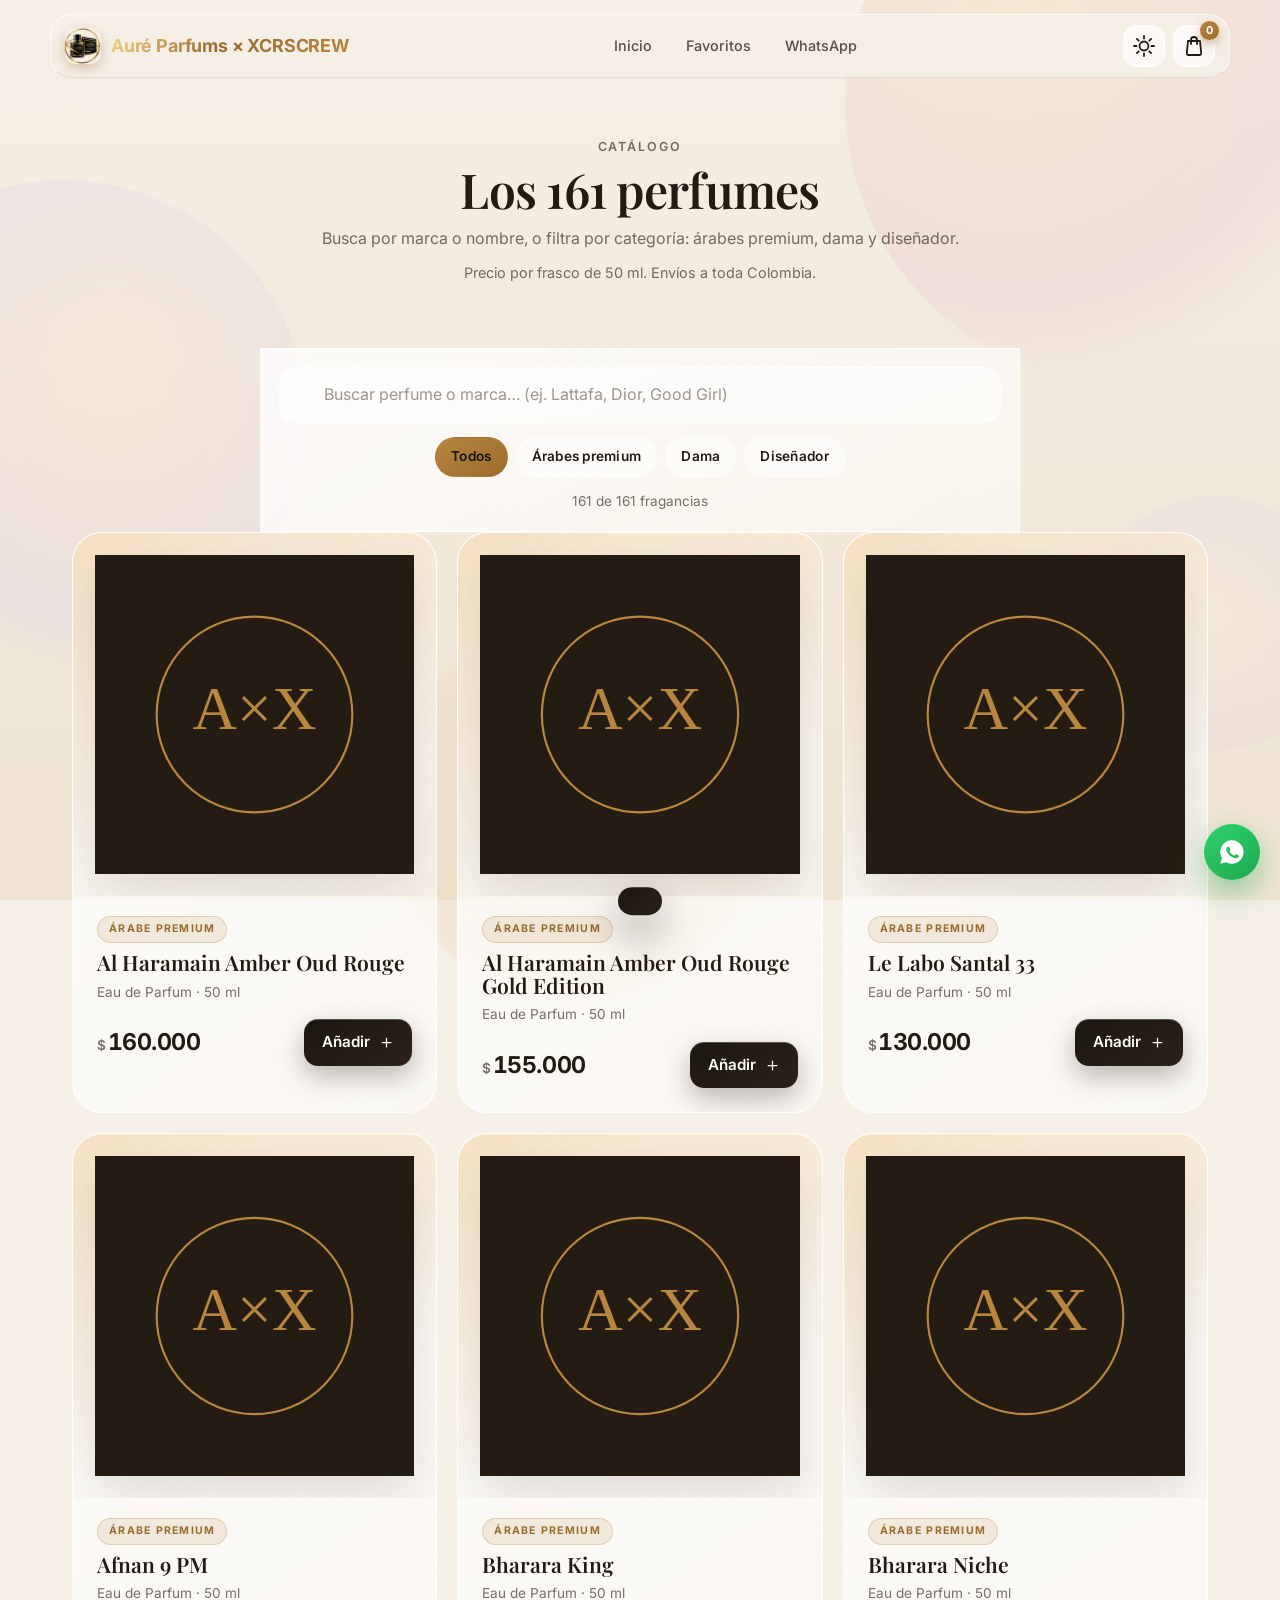
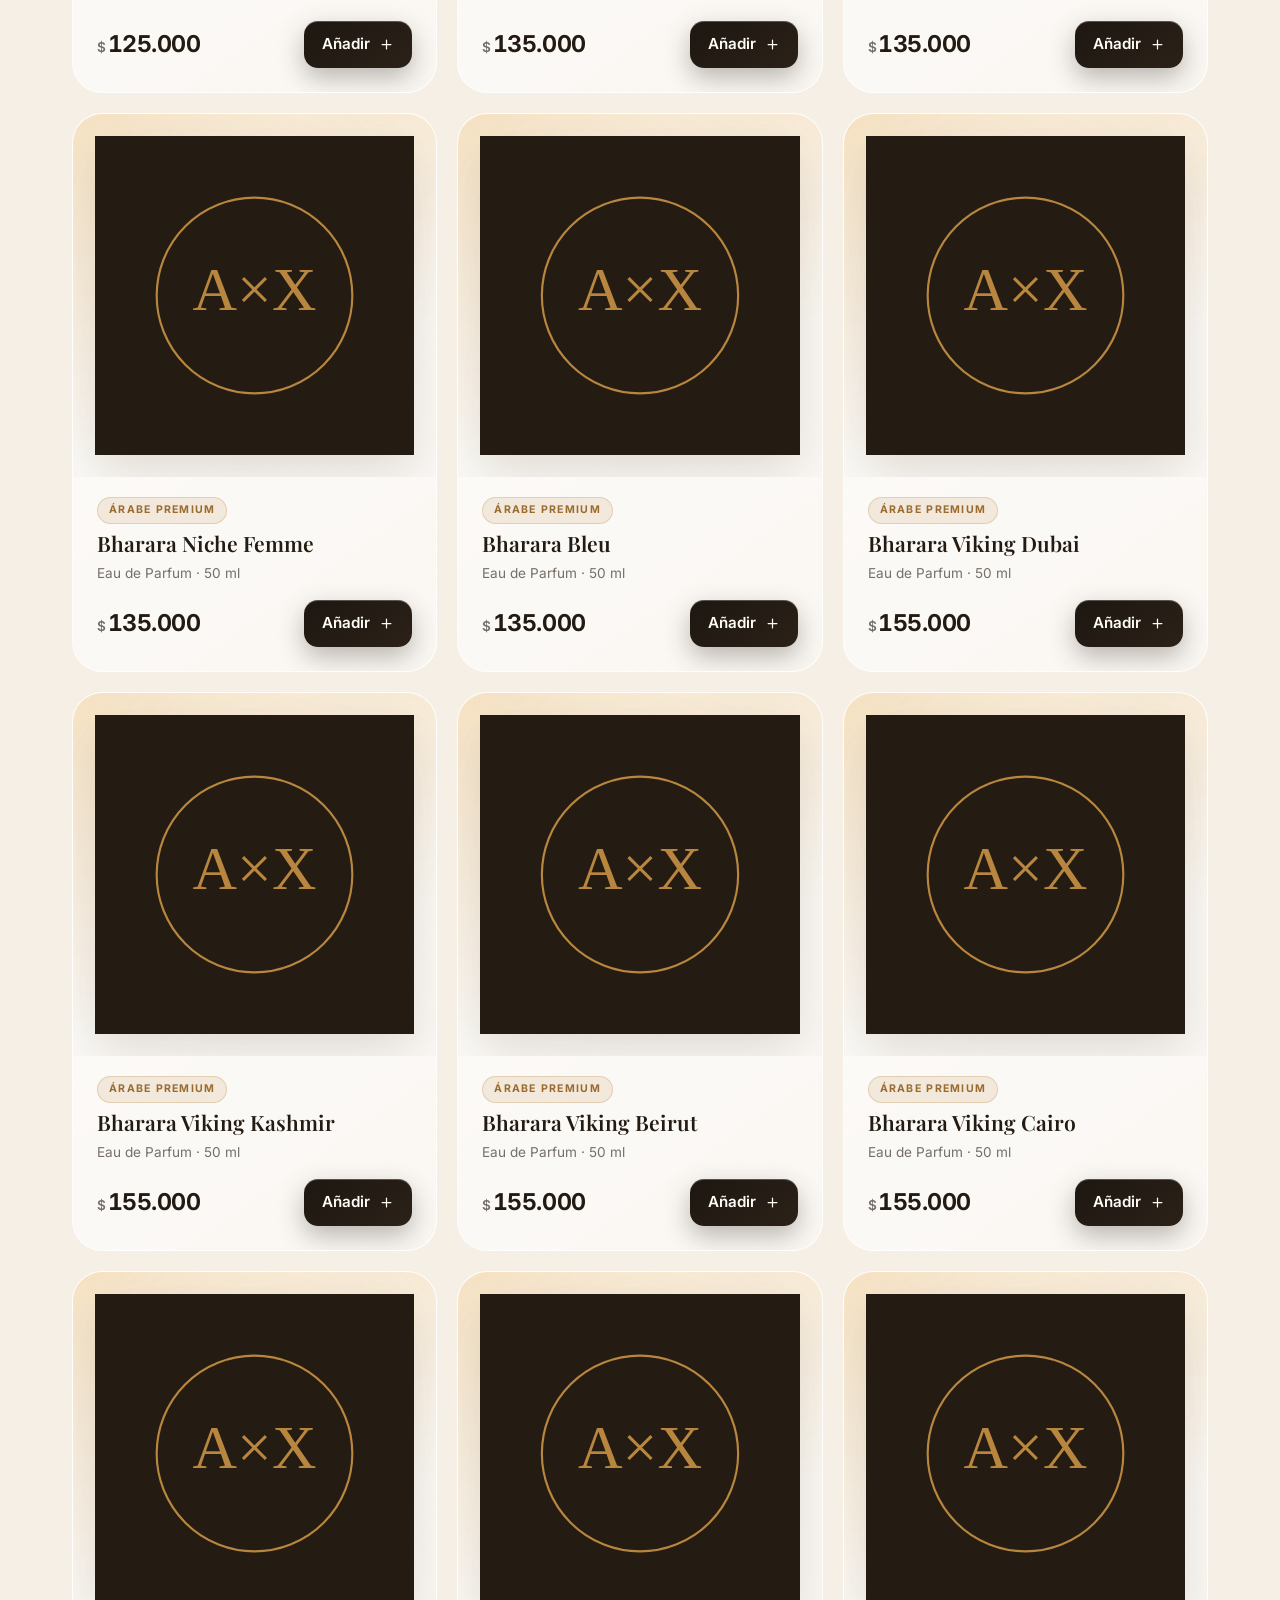
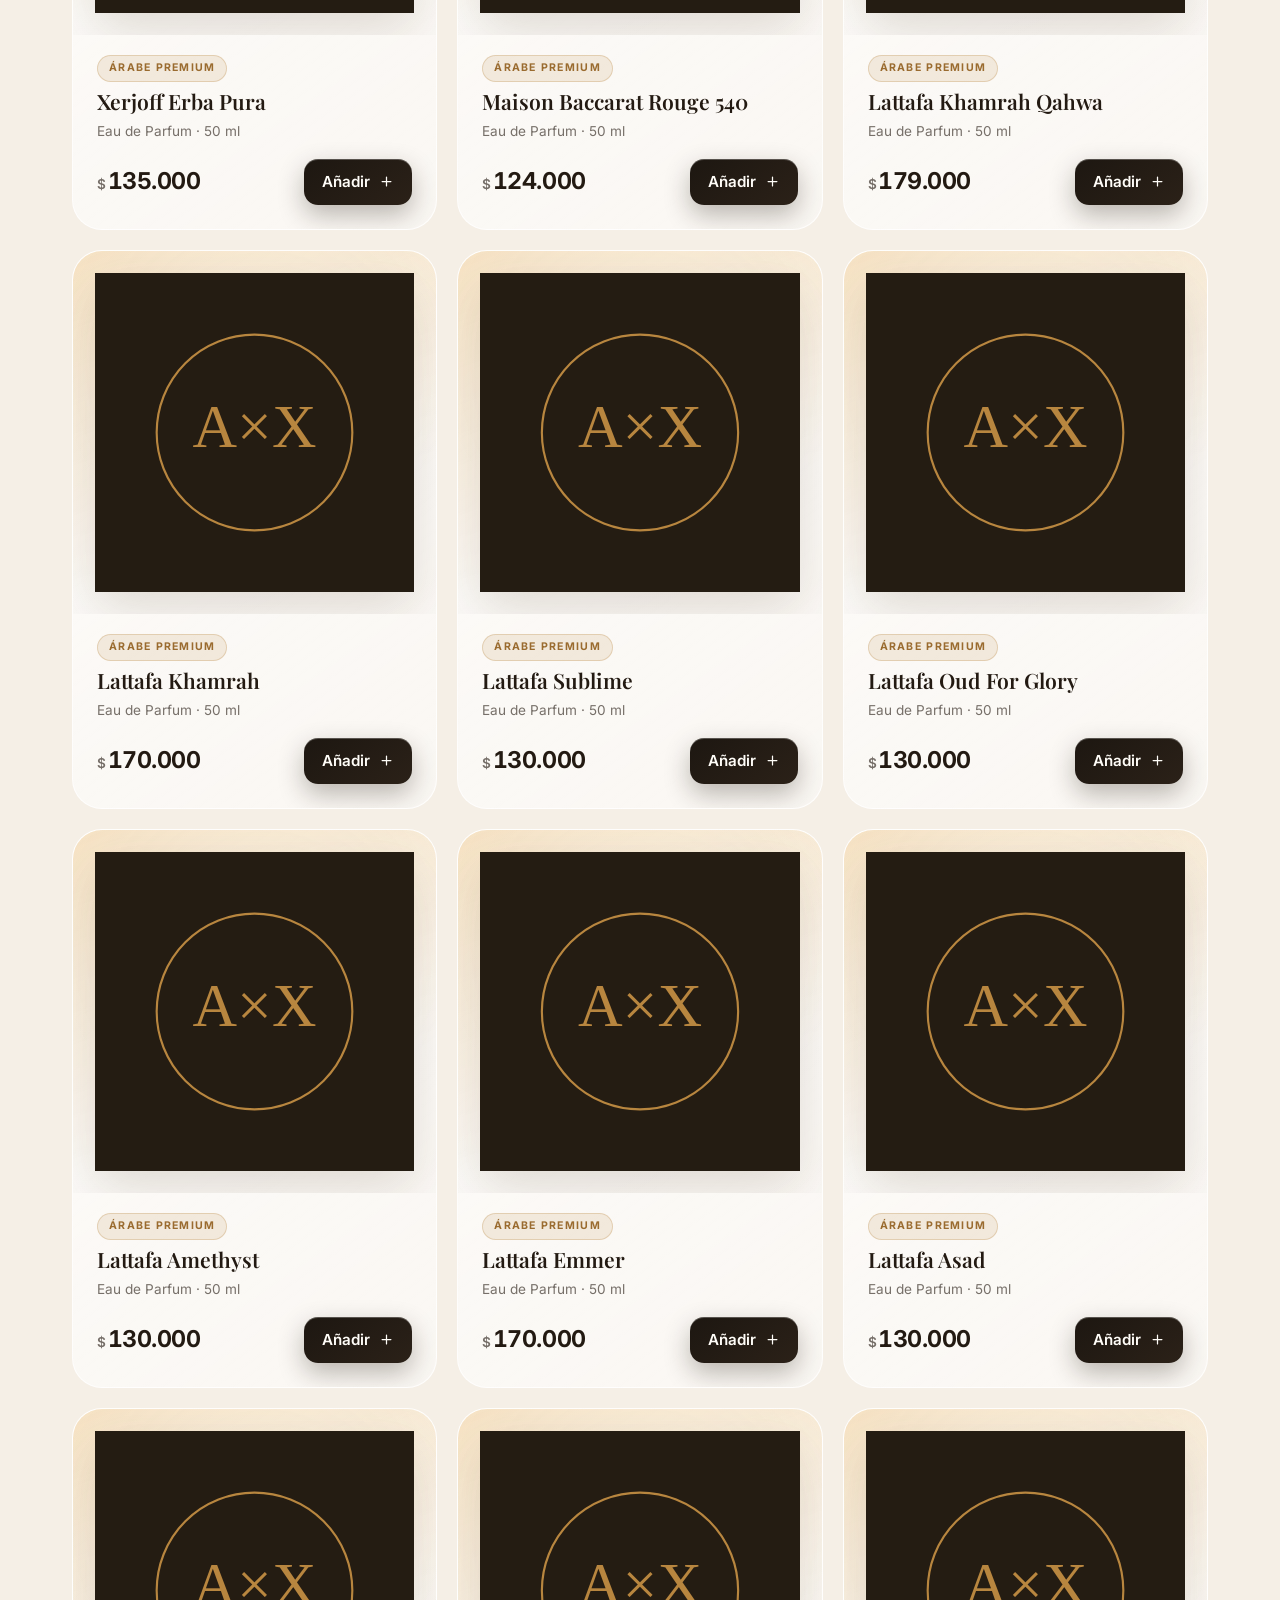
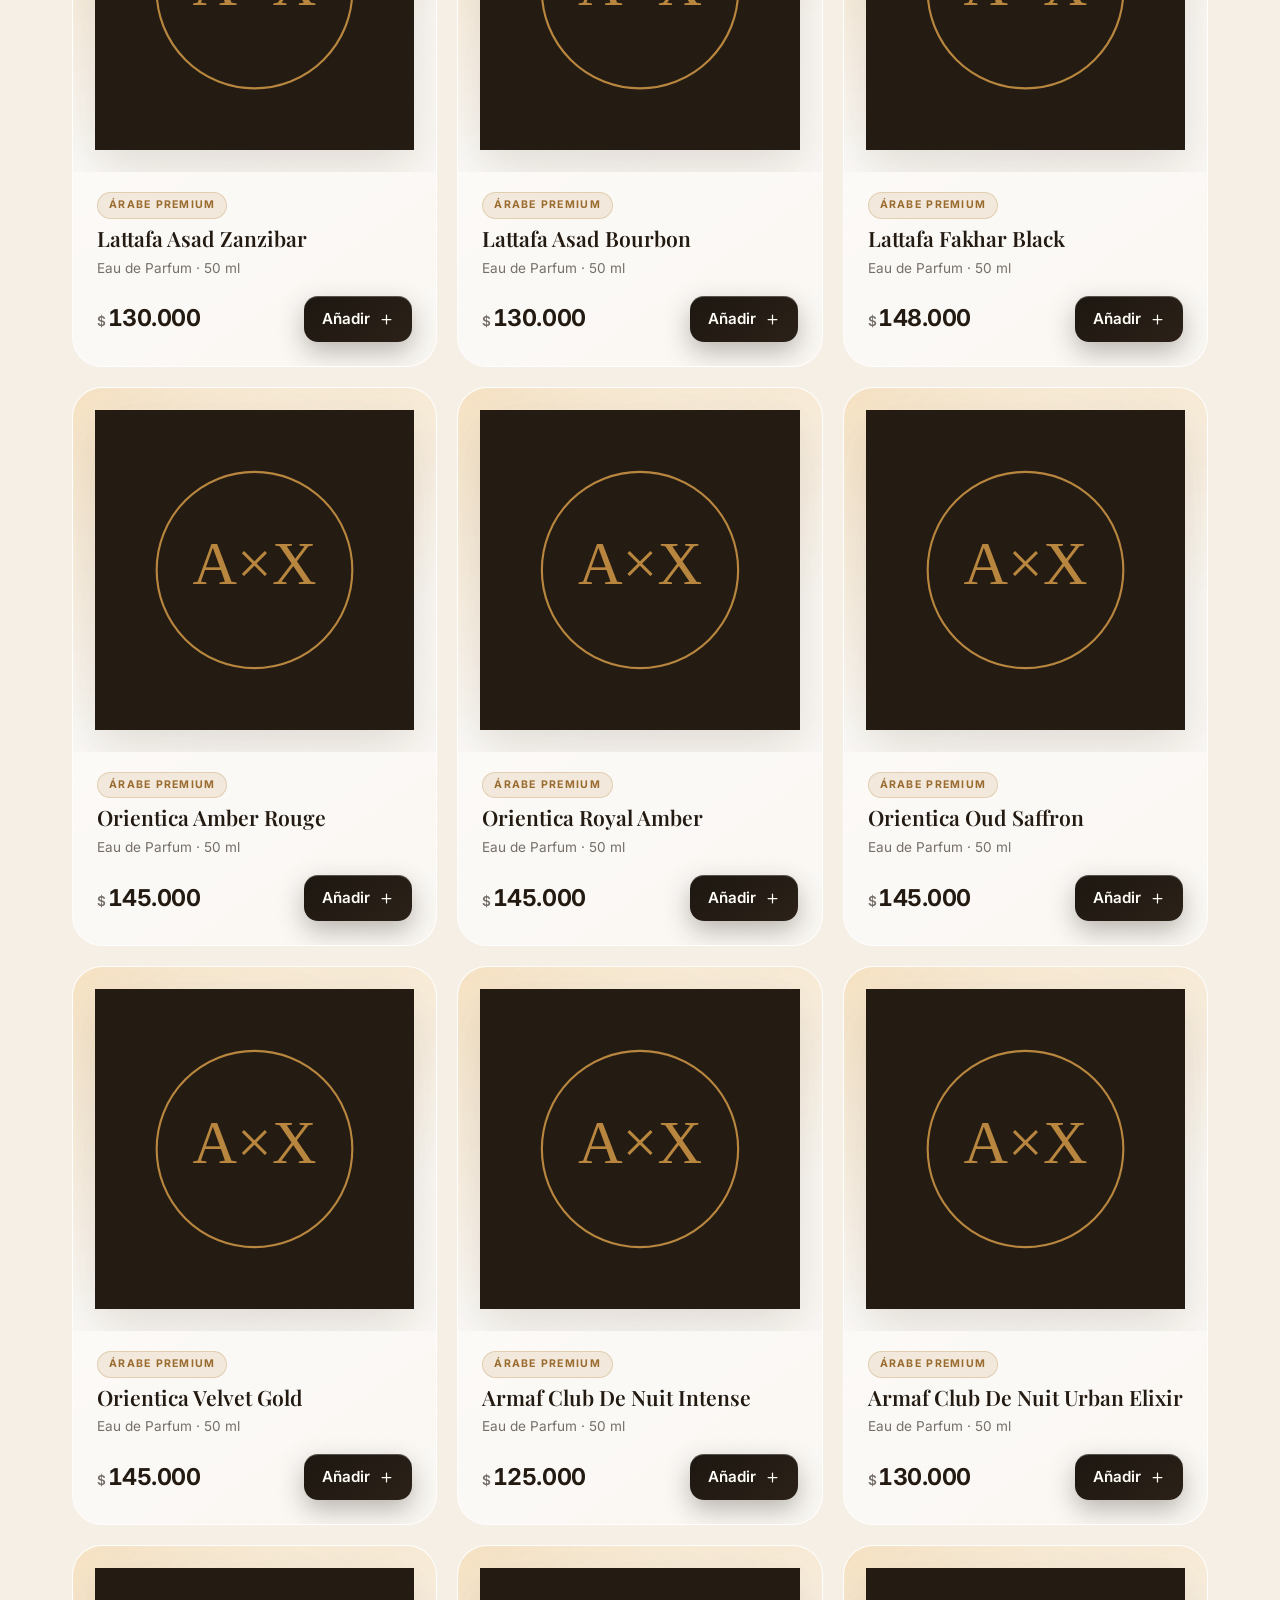
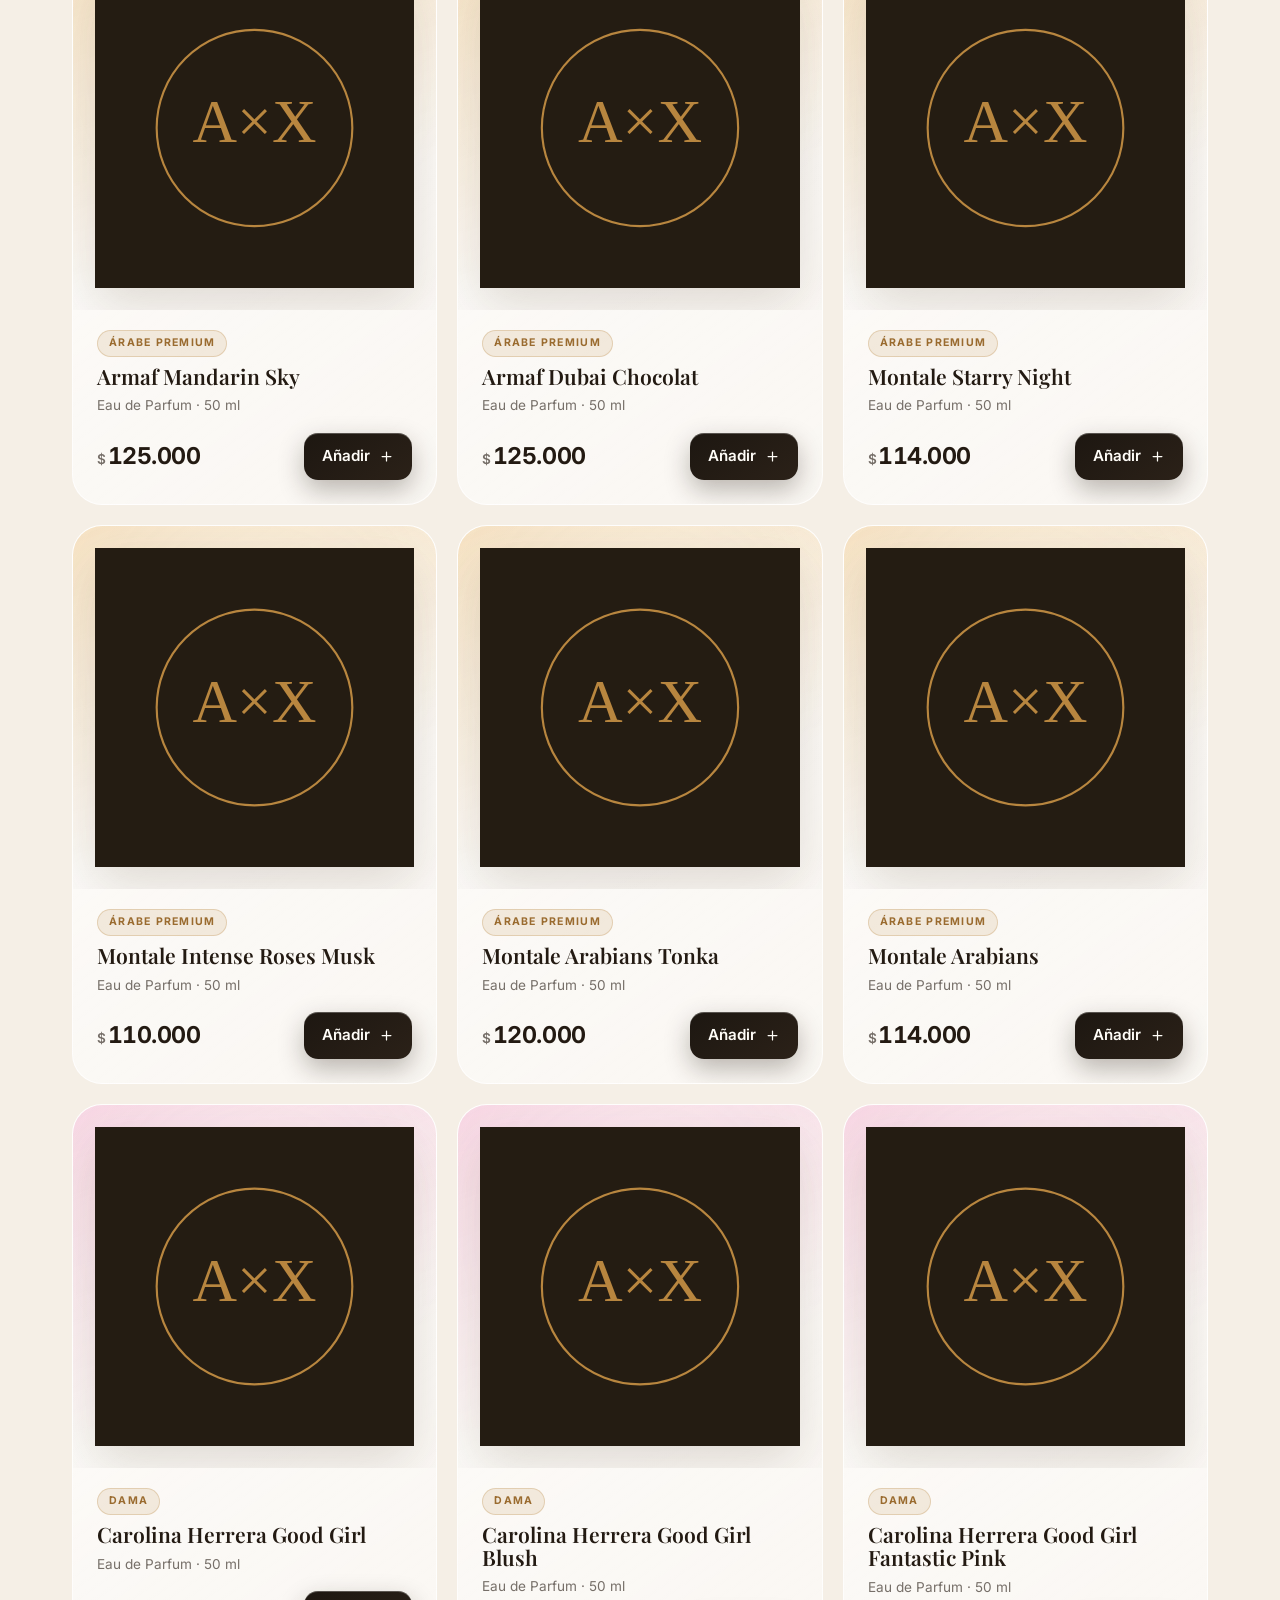
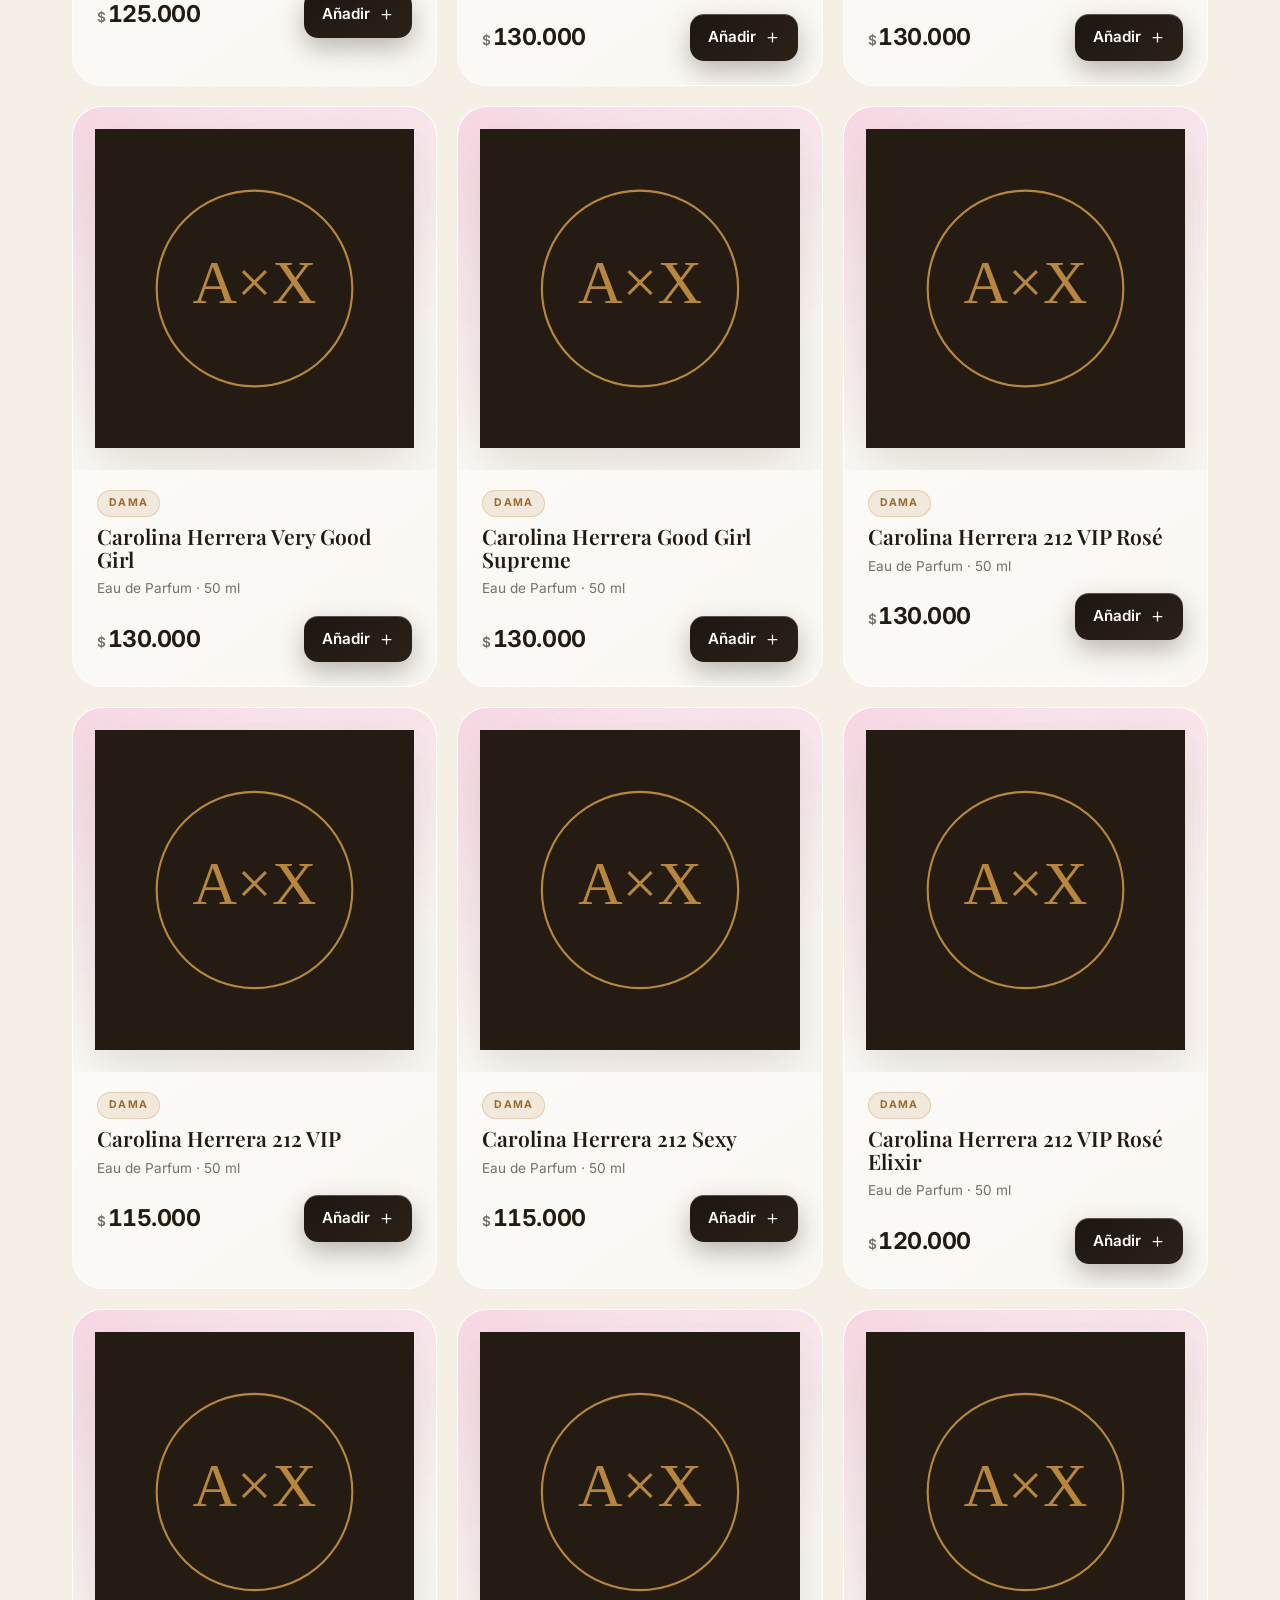
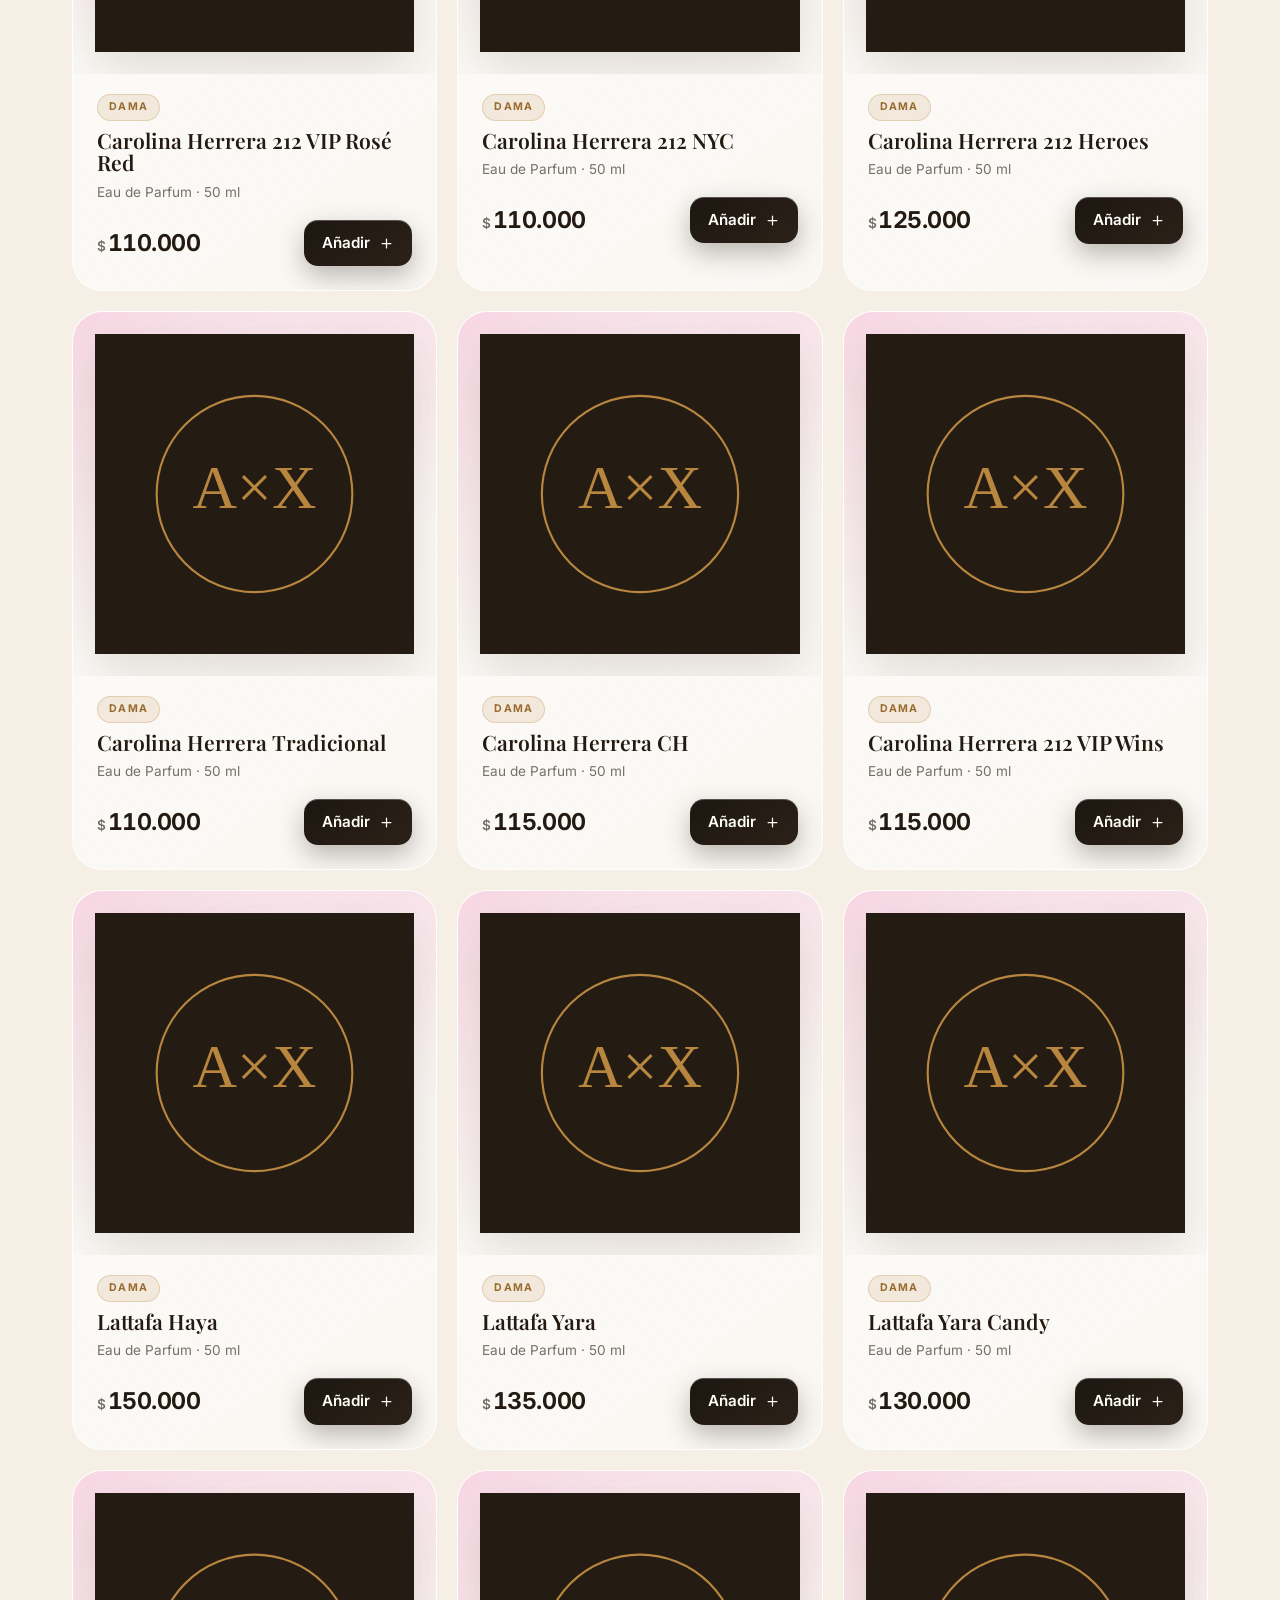
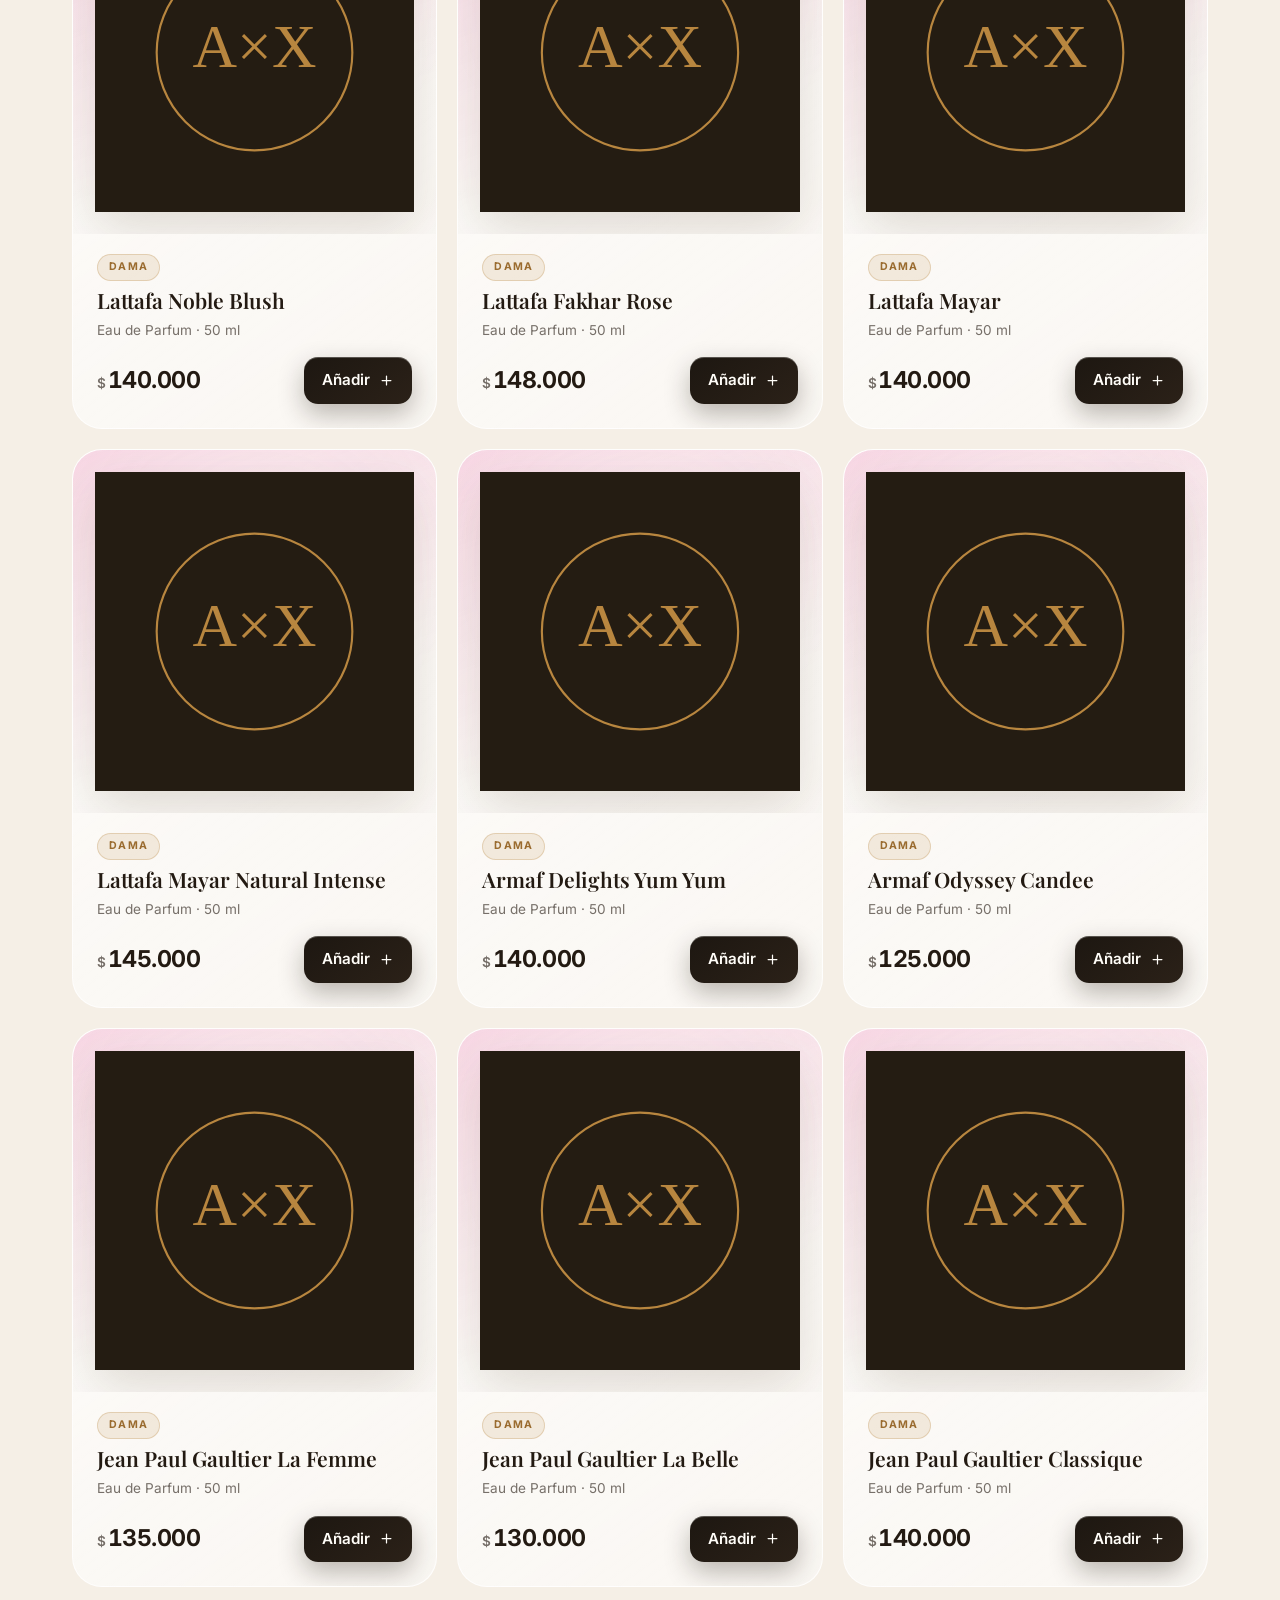
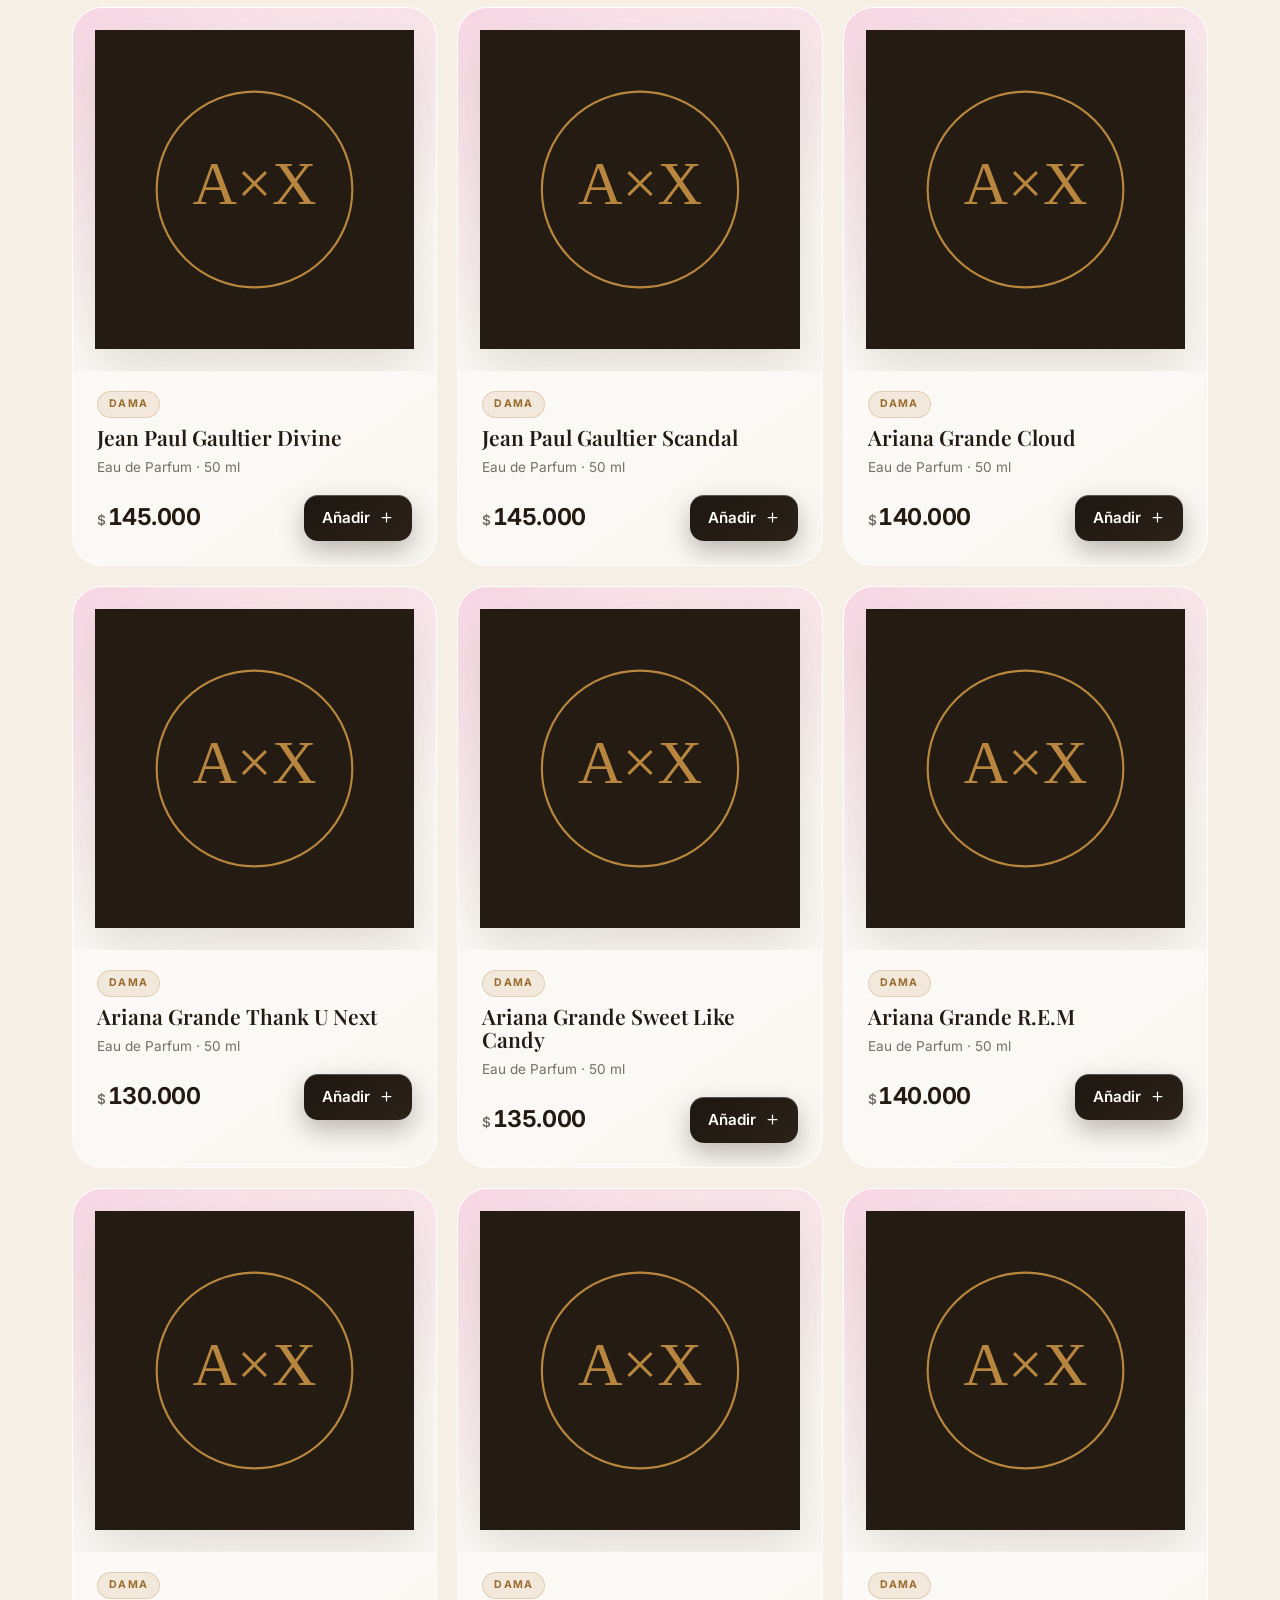
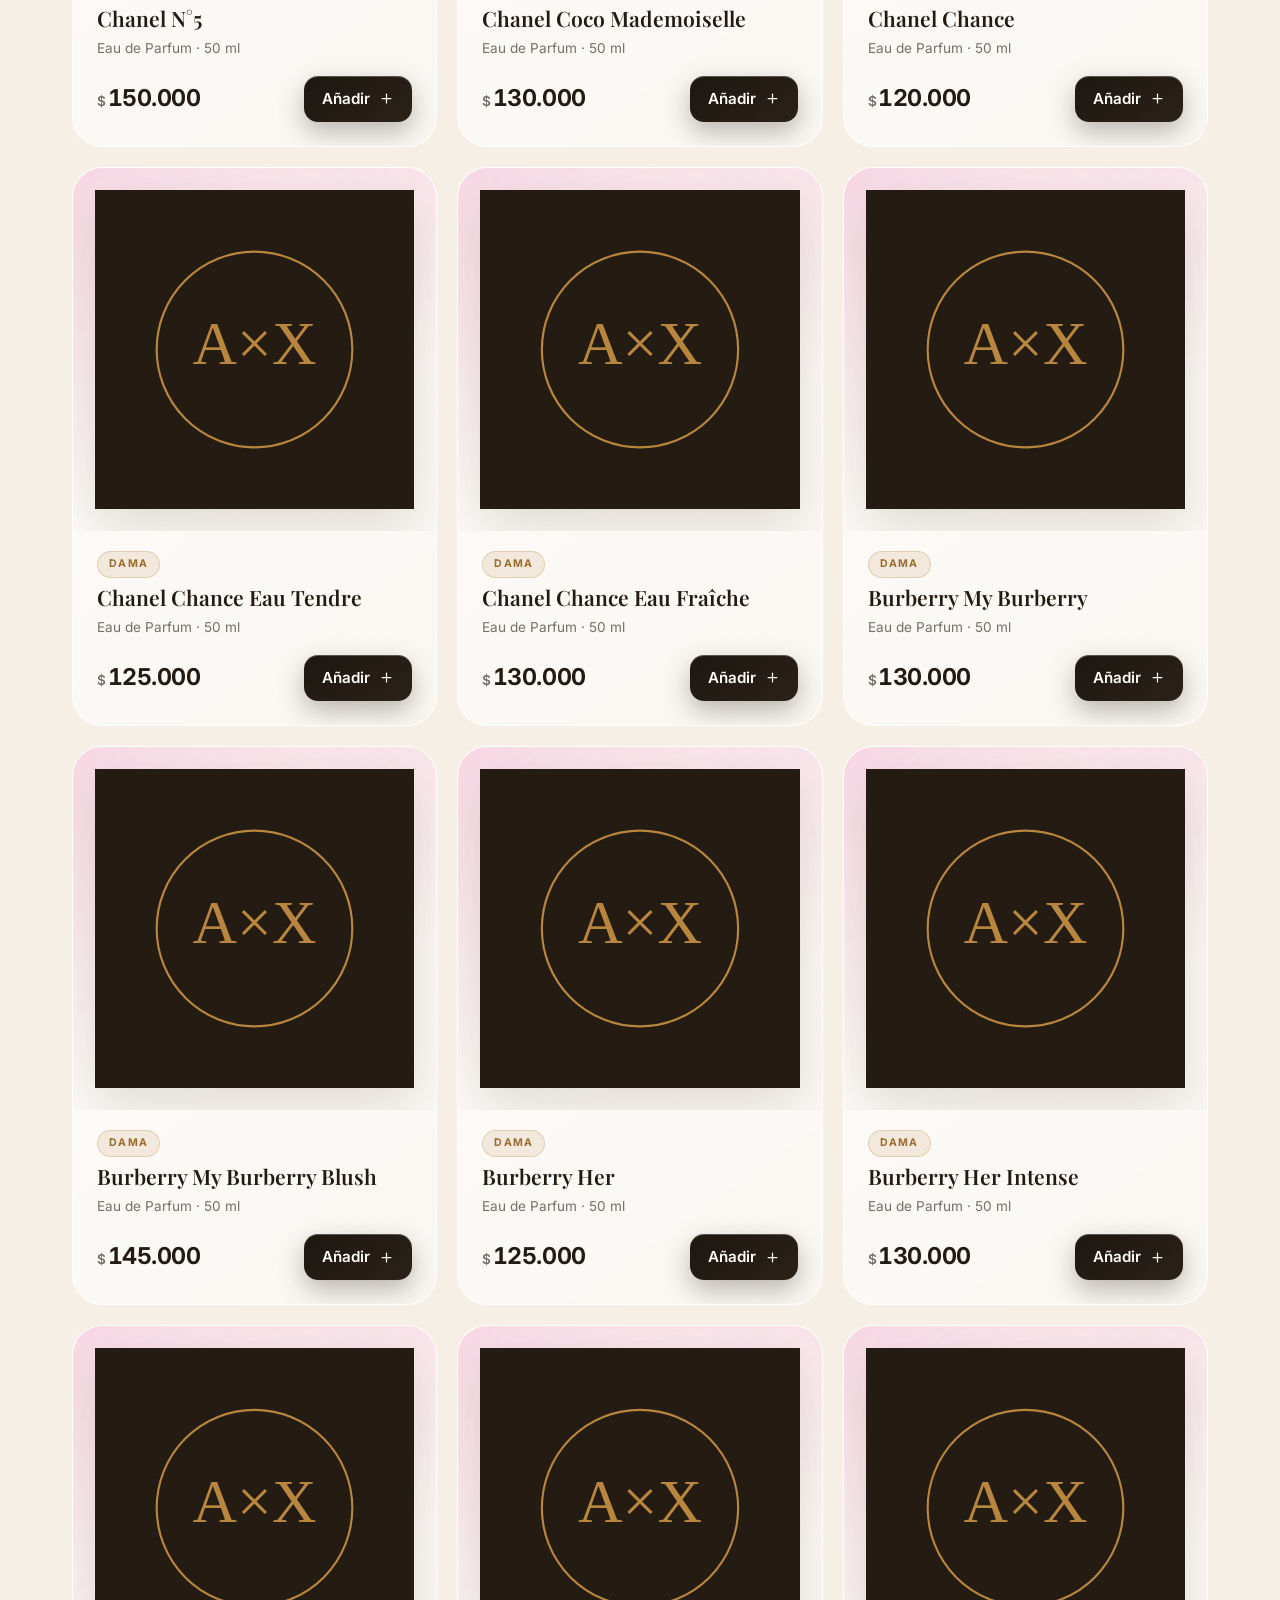
<file: catalogo.html>
<!DOCTYPE html>
<html lang="es" data-theme="light" data-page="catalogo">
<head>
  <meta charset="UTF-8">
  <meta name="viewport" content="width=device-width, initial-scale=1.0, viewport-fit=cover">
  <meta name="theme-color" content="#f5efe6">
  <meta name="description" content="Catálogo completo de AURÉ PARFUMS: 161 fragancias de marca a precio justo. Busca, filtra y pide por WhatsApp.">
  <meta name="keywords" content="perfumes, eau de parfum, fragancias, catalogo, originales, Aure Parfums">
  <meta property="og:title" content="Catálogo — AURÉ PARFUMS × XCRSCREW">
  <meta property="og:description" content="161 fragancias de marca que huelen, duran y se sienten premium.">
  <meta property="og:type" content="website">
  <meta property="og:image" content="icon.png">
  <title>Catálogo — AURÉ PARFUMS × XCRSCREW</title>
  <link rel="icon" href="favicon.png">
  <link rel="preconnect" href="https://fonts.googleapis.com">
  <link rel="preconnect" href="https://fonts.gstatic.com" crossorigin>
  <link href="https://fonts.googleapis.com/css2?family=Inter:wght@400;500;600;700&family=Playfair+Display:ital,wght@0,500;0,600;0,700;1,500&display=swap" rel="stylesheet">
  <link rel="stylesheet" href="styles.css?v=22">
  <script>
    (function () {
      try {
        var t = localStorage.getItem("aure_theme");
        if (!t) t = (window.matchMedia && window.matchMedia("(prefers-color-scheme: dark)").matches) ? "dark" : "light";
        document.documentElement.setAttribute("data-theme", t);
        var q = (location.search || "").toLowerCase();
        var hc = navigator.hardwareConcurrency || 8;
        var mem = navigator.deviceMemory || 8;
        var android = /Android/i.test(navigator.userAgent || "");
        var weak = (android && (hc <= 4 || mem <= 4)) || hc <= 2 || mem <= 2;
        if (q.indexOf("lite=1") >= 0 || (weak && q.indexOf("lite=0") < 0)) {
          document.documentElement.classList.add("lite");
        }
      } catch (e) {}
    })();
  </script>
  <script src="config.js" defer></script>
  <script src="script.js?v=22" defer></script>
</head>
<body data-view="parfums">

  <!-- ===== ORNAMENTAL BACKGROUND ===== -->
  <div class="backdrop" aria-hidden="true">
    <div class="blob blob-a"></div>
    <div class="blob blob-b"></div>
    <div class="blob blob-c"></div>
    <div class="blob blob-d"></div>
    <div class="grain"></div>
  </div>

  <!-- ===== NAVBAR ===== -->
  <header class="nav" id="nav">
    <div class="nav-inner glass">
      <a class="brand" href="index.html" aria-label="Auré Parfums × XCRSCREW inicio">
        <img src="icon.png" alt="Logo Auré Parfums" width="36" height="36" class="brand-logo">
        <span>Auré Parfums × XCRSCREW</span>
      </a>
      <nav class="links" aria-label="Principal">
        <a href="index.html">Inicio</a>
        <a href="index.html#productos">Favoritos</a>
        <a href="https://wa.me/573059279731" target="_blank" rel="noopener">WhatsApp</a>
      </nav>
      <div class="nav-actions">
        <button class="icon-btn glass" id="themeBtn" aria-label="Cambiar tema claro u oscuro">
          <svg class="icon-sun" viewBox="0 0 24 24" width="24" height="24" fill="none" stroke="currentColor" stroke-width="1.8" stroke-linecap="round" stroke-linejoin="round">
            <circle cx="12" cy="12" r="4.5"/>
            <path d="M12 2v2.5M12 19.5V22M2 12h2.5M19.5 12H22M4.9 4.9l1.8 1.8M17.3 17.3l1.8 1.8M4.9 19.1l1.8-1.8M17.3 6.7l1.8-1.8"/>
          </svg>
          <svg class="icon-moon" viewBox="0 0 24 24" width="24" height="24" fill="none" stroke="currentColor" stroke-width="1.8" stroke-linecap="round" stroke-linejoin="round">
            <path d="M21 12.8A9 9 0 1 1 11.2 3a7 7 0 0 0 9.8 9.8z"/>
          </svg>
        </button>
        <button class="icon-btn glass" id="cartBtn" aria-label="Abrir carrito" aria-expanded="false">
          <svg viewBox="0 0 24 24" width="24" height="24" fill="none" stroke="currentColor" stroke-width="1.8" stroke-linecap="round" stroke-linejoin="round">
            <path d="M6 7h12l1.2 12.2a1.6 1.6 0 0 1-1.6 1.8H6.4a1.6 1.6 0 0 1-1.6-1.8L6 7z"/>
            <path d="M9 10V6a3 3 0 0 1 6 0v4"/>
          </svg>
          <span class="cart-count" id="cartCount" hidden>0</span>
        </button>
        <button class="icon-btn glass menu-btn" id="menuBtn" aria-label="Abrir menú" aria-expanded="false">
          <span></span><span></span>
        </button>
      </div>
    </div>
    <div class="mobile-menu glass" id="mobileMenu" hidden>
      <a href="index.html">Inicio</a>
      <a href="index.html#productos">Favoritos</a>
      <a href="https://wa.me/573059279731" target="_blank" rel="noopener">WhatsApp</a>
    </div>
  </header>

  <main id="top">

    <!-- ===== CATÁLOGO COMPLETO ===== -->
    <section class="section" id="productos">
      <div class="section-head">
        <p class="eyebrow reveal">Catálogo</p>
        <h2 class="reveal">Los 161 perfumes</h2>
        <p class="reveal">Busca por marca o nombre, o filtra por categoría: árabes premium, dama y diseñador.</p>
        <p class="reveal price-scale">Precio por frasco de 50 ml. Envíos a toda Colombia.</p>
      </div>
      <div class="catalog-bar glass reveal">
        <input id="catSearch" class="cat-search" type="search" placeholder="Buscar perfume o marca… (ej. Lattafa, Dior, Good Girl)" aria-label="Buscar en el catálogo">
        <div class="cat-chips" id="catChips" role="group" aria-label="Filtrar por categoría">
          <button type="button" class="cat-chip on" data-cat="all" aria-pressed="true">Todos</button>
          <button type="button" class="cat-chip" data-cat="arabe" aria-pressed="false">Árabes premium</button>
          <button type="button" class="cat-chip" data-cat="dama" aria-pressed="false">Dama</button>
          <button type="button" class="cat-chip" data-cat="hombre" aria-pressed="false">Diseñador</button>
        </div>
        <p class="cat-count" id="catCount" role="status"></p>
      </div>
      <div class="grid" id="productGrid"></div>
      <div class="cat-more reveal">
        <a class="btn btn-ghost" href="index.html#productos">← Los favoritos de la portada</a>
      </div>
    </section>

  </main>

  <!-- ===== FOOTER ===== -->
  <footer class="footer">
    <div class="footer-inner">
      <div class="footer-brand">
        <img class="brand-logo" src="icon.png" alt="Logo Auré Parfums" width="40" height="40" loading="lazy">
        <strong>Auré Parfums × XCRSCREW</strong>
        <p>Perfumes de marca de alta calidad. Envíos a toda Colombia.</p>
      </div>
      <nav aria-label="Institucional">
        <a href="index.html">Inicio</a>
        <a href="index.html#productos">Favoritos</a>
        <a href="https://wa.me/573059279731" target="_blank" rel="noopener">WhatsApp</a>
      </nav>
      <div class="footer-meta">
        <a class="mailto-link" href="mailto:estebancorreaappdata456@gmail.com">estebancorreaappdata456@gmail.com</a>
        <a class="mailto-link" href="https://wa.me/573059279731" target="_blank" rel="noopener">+57 305 927 9731</a>
        <p class="fine">© 2026 Auré Parfums. Diseño Liquid Glass.</p>
      </div>
    </div>
  </footer>

  <!-- ===== WHATSAPP FLOTANTE ===== -->
  <a href="https://wa.me/573059279731?text=Hola%20Aur%C3%A9%20Parfums%2C%20vengo%20de%20la%20p%C3%A1gina%20y%20quiero%20hacer%20un%20pedido" class="wa-float" target="_blank" rel="noopener" aria-label="Escríbenos por WhatsApp">
    <svg viewBox="0 0 24 24" width="26" height="26" fill="#fff"><path d="M12 2a10 10 0 0 0-8.6 15.1L2 22l5-1.3A10 10 0 1 0 12 2zm5.4 14.1c-.2.6-1.2 1.2-1.7 1.2-.4.1-1 .1-1.6-.1-.4-.1-.9-.3-1.5-.6-2.6-1.1-4.3-3.8-4.4-4-.1-.2-1.1-1.4-1.1-2.7 0-1.3.7-1.9.9-2.2.2-.3.5-.3.6-.3h.5c.2 0 .4 0 .6.4l.9 2.1c.1.2.1.4 0 .5l-.5.7c-.1.2-.3.3-.1.6.1.3.7 1.2 1.5 1.9 1 1 1.9 1.3 2.2 1.5.3.1.4.1.6-.1l.8-.9c.2-.3.4-.2.6-.1l1.9.9c.3.1.4.2.5.3 0 .1 0 .6-.1 1z"/></svg>
  </a>

  <!-- ===== CART DRAWER ===== -->
  <div class="scrim" id="scrim" hidden></div>
  <aside class="drawer glass" id="cartDrawer" aria-hidden="true" aria-label="Carrito de compra">
    <div class="drawer-head">
      <h3>Tu carrito</h3>
      <button class="icon-btn" id="closeCart" aria-label="Cerrar carrito">
        <svg viewBox="0 0 24 24" width="20" height="20" fill="none" stroke="currentColor" stroke-width="2" stroke-linecap="round"><path d="M6 6l12 12M18 6L6 18"/></svg>
      </button>
    </div>
    <ul class="cart-items" id="cartItems"></ul>
    <div class="drawer-foot">
      <div class="drawer-total">
        <span id="cartTotalNote">Total</span><strong id="cartTotal">$0</strong>
      </div>
      <p class="fine">Pide por WhatsApp o correo con tu pedido y listo.</p>
      <button class="btn btn-primary btn-block" id="checkoutBtn">Confirmar por WhatsApp</button>
    </div>
  </aside>

  <!-- ===== TOAST ===== -->
  <div class="toast" id="toast" role="status" aria-live="polite"></div>

</body>
</html>
</file>
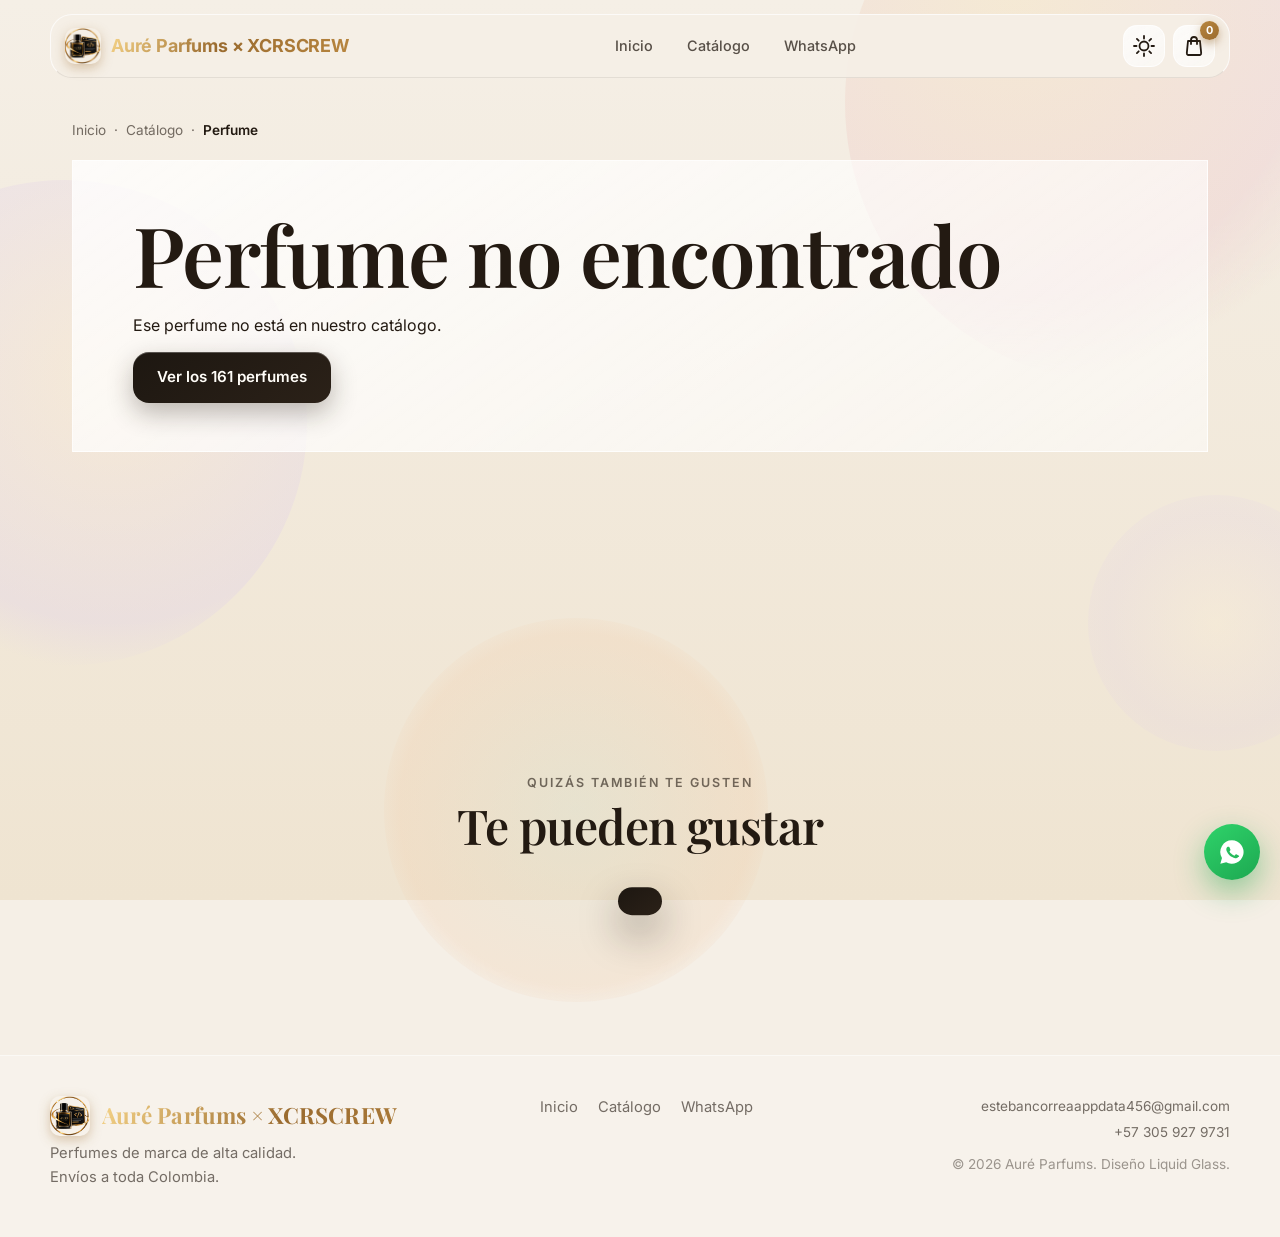
<file: producto.html>
<!DOCTYPE html>
<html lang="es" data-theme="light" data-page="producto">
<head>
  <meta charset="UTF-8">
  <meta name="viewport" content="width=device-width, initial-scale=1.0, viewport-fit=cover">
  <meta name="theme-color" content="#f5efe6">
  <meta name="description" content="Página del perfume: ficha, precio, cantidad y pedido por WhatsApp.">
  <title>Perfume — AURÉ PARFUMS × XCRSCREW</title>
  <link rel="icon" href="favicon.png">
  <link rel="preconnect" href="https://fonts.googleapis.com">
  <link rel="preconnect" href="https://fonts.gstatic.com" crossorigin>
  <link href="https://fonts.googleapis.com/css2?family=Inter:wght@400;500;600;700&family=Playfair+Display:ital,wght@0,500;0,600;0,700;1,500&display=swap" rel="stylesheet">
  <link rel="stylesheet" href="styles.css?v=22">
  <script>
    (function () {
      try {
        var t = localStorage.getItem("aure_theme");
        if (!t) t = (window.matchMedia && window.matchMedia("(prefers-color-scheme: dark)").matches) ? "dark" : "light";
        document.documentElement.setAttribute("data-theme", t);
        var q = (location.search || "").toLowerCase();
        var hc = navigator.hardwareConcurrency || 8;
        var mem = navigator.deviceMemory || 8;
        var android = /Android/i.test(navigator.userAgent || "");
        var weak = (android && (hc <= 4 || mem <= 4)) || hc <= 2 || mem <= 2;
        if (q.indexOf("lite=1") >= 0 || (weak && q.indexOf("lite=0") < 0)) {
          document.documentElement.classList.add("lite");
        }
      } catch (e) {}
    })();
  </script>
  <script src="config.js" defer></script>
  <script src="script.js?v=22" defer></script>
</head>
<body data-view="parfums">

  <!-- ===== ORNAMENTAL BACKGROUND ===== -->
  <div class="backdrop" aria-hidden="true">
    <div class="blob blob-a"></div>
    <div class="blob blob-b"></div>
    <div class="blob blob-c"></div>
    <div class="blob blob-d"></div>
    <div class="grain"></div>
  </div>

  <!-- ===== NAVBAR ===== -->
  <header class="nav" id="nav">
    <div class="nav-inner glass">
      <a class="brand" href="index.html" aria-label="Auré Parfums × XCRSCREW inicio">
        <img src="icon.png" alt="Logo Auré Parfums" width="36" height="36" class="brand-logo">
        <span>Auré Parfums × XCRSCREW</span>
      </a>
      <nav class="links" aria-label="Principal">
        <a href="index.html">Inicio</a>
        <a href="catalogo.html">Catálogo</a>
        <a href="https://wa.me/573059279731" target="_blank" rel="noopener">WhatsApp</a>
      </nav>
      <div class="nav-actions">
        <button class="icon-btn glass" id="themeBtn" aria-label="Cambiar tema claro u oscuro">
          <svg class="icon-sun" viewBox="0 0 24 24" width="24" height="24" fill="none" stroke="currentColor" stroke-width="1.8" stroke-linecap="round" stroke-linejoin="round">
            <circle cx="12" cy="12" r="4.5"/>
            <path d="M12 2v2.5M12 19.5V22M2 12h2.5M19.5 12H22M4.9 4.9l1.8 1.8M17.3 17.3l1.8 1.8M4.9 19.1l1.8-1.8M17.3 6.7l1.8-1.8"/>
          </svg>
          <svg class="icon-moon" viewBox="0 0 24 24" width="24" height="24" fill="none" stroke="currentColor" stroke-width="1.8" stroke-linecap="round" stroke-linejoin="round">
            <path d="M21 12.8A9 9 0 1 1 11.2 3a7 7 0 0 0 9.8 9.8z"/>
          </svg>
        </button>
        <button class="icon-btn glass" id="cartBtn" aria-label="Abrir carrito" aria-expanded="false">
          <svg viewBox="0 0 24 24" width="24" height="24" fill="none" stroke="currentColor" stroke-width="1.8" stroke-linecap="round" stroke-linejoin="round">
            <path d="M6 7h12l1.2 12.2a1.6 1.6 0 0 1-1.6 1.8H6.4a1.6 1.6 0 0 1-1.6-1.8L6 7z"/>
            <path d="M9 10V6a3 3 0 0 1 6 0v4"/>
          </svg>
          <span class="cart-count" id="cartCount" hidden>0</span>
        </button>
        <button class="icon-btn glass menu-btn" id="menuBtn" aria-label="Abrir menú" aria-expanded="false">
          <span></span><span></span>
        </button>
      </div>
    </div>
    <div class="mobile-menu glass" id="mobileMenu" hidden>
      <a href="index.html">Inicio</a>
      <a href="catalogo.html">Catálogo</a>
      <a href="https://wa.me/573059279731" target="_blank" rel="noopener">WhatsApp</a>
    </div>
  </header>

  <main id="top">

    <!-- ===== PÁGINA DE PRODUCTO ===== -->
    <section class="section">
      <nav class="crumbs" aria-label="Migas de pan">
        <a href="index.html">Inicio</a><span>·</span><a href="catalogo.html">Catálogo</a><span>·</span><span id="crumbName">Perfume</span>
      </nav>
      <div id="productDetail"></div>
    </section>

    <section class="section related" aria-label="Perfumes relacionados">
      <div class="section-head">
        <p class="eyebrow">Quizás también te gusten</p>
        <h2>Te pueden gustar</h2>
      </div>
      <div class="grid" id="relatedGrid"></div>
    </section>

  </main>

  <!-- ===== FOOTER ===== -->
  <footer class="footer">
    <div class="footer-inner">
      <div class="footer-brand">
        <img class="brand-logo" src="icon.png" alt="Logo Auré Parfums" width="40" height="40" loading="lazy">
        <strong>Auré Parfums × XCRSCREW</strong>
        <p>Perfumes de marca de alta calidad. Envíos a toda Colombia.</p>
      </div>
      <nav aria-label="Institucional">
        <a href="index.html">Inicio</a>
        <a href="catalogo.html">Catálogo</a>
        <a href="https://wa.me/573059279731" target="_blank" rel="noopener">WhatsApp</a>
      </nav>
      <div class="footer-meta">
        <a class="mailto-link" href="mailto:estebancorreaappdata456@gmail.com">estebancorreaappdata456@gmail.com</a>
        <a class="mailto-link" href="https://wa.me/573059279731" target="_blank" rel="noopener">+57 305 927 9731</a>
        <p class="fine">© 2026 Auré Parfums. Diseño Liquid Glass.</p>
      </div>
    </div>
  </footer>

  <!-- ===== WHATSAPP FLOTANTE ===== -->
  <a href="https://wa.me/573059279731?text=Hola%20Aur%C3%A9%20Parfums%2C%20vengo%20de%20la%20p%C3%A1gina%20y%20quiero%20hacer%20un%20pedido" class="wa-float" target="_blank" rel="noopener" aria-label="Escríbenos por WhatsApp">
    <svg viewBox="0 0 24 24" width="26" height="26" fill="#fff"><path d="M12 2a10 10 0 0 0-8.6 15.1L2 22l5-1.3A10 10 0 1 0 12 2zm5.4 14.1c-.2.6-1.2 1.2-1.7 1.2-.4.1-1 .1-1.6-.1-.4-.1-.9-.3-1.5-.6-2.6-1.1-4.3-3.8-4.4-4-.1-.2-1.1-1.4-1.1-2.7 0-1.3.7-1.9.9-2.2.2-.3.5-.3.6-.3h.5c.2 0 .4 0 .6.4l.9 2.1c.1.2.1.4 0 .5l-.5.7c-.1.2-.3.3-.1.6.1.3.7 1.2 1.5 1.9 1 1 1.9 1.3 2.2 1.5.3.1.4.1.6-.1l.8-.9c.2-.3.4-.2.6-.1l1.9.9c.3.1.4.2.5.3 0 .1 0 .6-.1 1z"/></svg>
  </a>

  <!-- ===== CART DRAWER ===== -->
  <div class="scrim" id="scrim" hidden></div>
  <aside class="drawer glass" id="cartDrawer" aria-hidden="true" aria-label="Carrito de compra">
    <div class="drawer-head">
      <h3>Tu carrito</h3>
      <button class="icon-btn" id="closeCart" aria-label="Cerrar carrito">
        <svg viewBox="0 0 24 24" width="20" height="20" fill="none" stroke="currentColor" stroke-width="2" stroke-linecap="round"><path d="M6 6l12 12M18 6L6 18"/></svg>
      </button>
    </div>
    <ul class="cart-items" id="cartItems"></ul>
    <div class="drawer-foot">
      <div class="drawer-total">
        <span id="cartTotalNote">Total</span><strong id="cartTotal">$0</strong>
      </div>
      <p class="fine">Pide por WhatsApp o correo con tu pedido y listo.</p>
      <button class="btn btn-primary btn-block" id="checkoutBtn">Confirmar por WhatsApp</button>
    </div>
  </aside>

  <!-- ===== TOAST ===== -->
  <div class="toast" id="toast" role="status" aria-live="polite"></div>

</body>
</html>
</file>
<file: styles.css>
/* ============================================================
   Fraguance — Liquid Glass design system
   Mobile-first, performant, follows prefers-reduced-motion
   ============================================================ */

:root {
  --bg-1: #f5efe6;
  --bg-2: #efe4d1;
  --ink: #231a12;
  --ink-soft: rgba(35, 26, 18, 0.62);
  --accent: #9a6b2f;
  --accent-2: #b8863f;
  --inv: #fffdf8;

  --glass-bg: linear-gradient(145deg, rgba(255, 255, 255, 0.62), rgba(255, 255, 255, 0.28));
  --glass-bg-strong: linear-gradient(145deg, rgba(255, 255, 255, 0.8), rgba(255, 255, 255, 0.38));
  --glass-border: rgba(255, 255, 255, 0.72);
  --glass-border-in: rgba(255, 255, 255, 0.55);
  --glass-blur: blur(22px) saturate(180%);
  --glass-blur-sm: blur(14px) saturate(160%);

  --r-lg: 30px;
  --r-md: 22px;
  --r-sm: 14px;

  --shadow-1: 0 8px 32px rgba(74, 52, 22, 0.10), 0 2px 8px rgba(74, 52, 22, 0.06);
  --shadow-2: 0 24px 70px rgba(74, 52, 22, 0.14);

  --ease: cubic-bezier(0.22, 1, 0.36, 1);
  --font-sans: "Inter", -apple-system, BlinkMacSystemFont, "Segoe UI", Roboto, sans-serif;
  --font-serif: "Playfair Display", Georgia, "Times New Roman", serif;
}

* { box-sizing: border-box; margin: 0; padding: 0; }

html {
  scroll-behavior: smooth;
  -webkit-text-size-adjust: 100%;
  scrollbar-color: rgba(154, 107, 47, 0.4) transparent;
}

body {
  font-family: var(--font-sans);
  color: var(--ink);
  background: var(--bg-1);
  line-height: 1.6;
  overflow-x: hidden;
  min-height: 100vh;
  -webkit-font-smoothing: antialiased;
}

body.no-scroll { overflow: hidden; }

img, svg { display: block; }
a { color: inherit; text-decoration: none; }
button { font: inherit; color: inherit; background: none; border: 0; cursor: pointer; }
ul { list-style: none; }
::selection { background: rgba(184, 134, 63, 0.28); }

/* ---------- Ornamental background ---------- */
.backdrop {
  position: fixed;
  inset: 0;
  z-index: -2;
  background:
    radial-gradient(900px 600px at 85% -10%, rgba(236, 200, 130, 0.5), transparent 60%),
    radial-gradient(800px 700px at -10% 40%, rgba(255, 224, 180, 0.55), transparent 60%),
    radial-gradient(700px 700px at 60% 110%, rgba(230, 200, 250, 0.28), transparent 60%),
    linear-gradient(180deg, var(--bg-1), var(--bg-2));
}

.blob {
  position: absolute;
  border-radius: 50%;
  filter: blur(60px);
  opacity: 0.55;
  will-change: transform;
}

.blob-a { width: 44vmax; height: 44vmax; top: -14vmax; right: -10vmax; background: radial-gradient(circle at 30% 30%, #f7d9a0, #e9b8c6 55%, transparent 70%); animation: drift 26s ease-in-out infinite alternate; }
.blob-b { width: 38vmax; height: 38vmax; top: 20%; left: -14vmax; background: radial-gradient(circle at 60% 40%, #ffe7c4, #d9c7f0 60%, transparent 72%); animation: drift 32s ease-in-out infinite alternate-reverse; }
.blob-c { width: 30vmax; height: 30vmax; bottom: -8vmax; left: 30%; background: radial-gradient(circle at 50% 50%, #cdd9c2, #f2cba7 65%, transparent 75%); animation: drift 22s ease-in-out infinite alternate; }
.blob-d { width: 20vmax; height: 20vmax; top: 55%; right: -5vmax; background: radial-gradient(circle at 50% 50%, rgba(255, 240, 215, 0.9), rgba(214, 190, 240, 0.5) 60%, transparent); animation: drift 20s ease-in-out infinite alternate-reverse; }

@keyframes drift {
  from { transform: translate3d(0, 0, 0) scale(1); }
  to   { transform: translate3d(4vmax, -3vmax, 0) scale(1.12); }
}

.grain {
  position: absolute;
  inset: 0;
  opacity: 0.5;
  mix-blend-mode: overlay;
  background-image: url("data:image/svg+xml,%3Csvg xmlns='http://www.w3.org/2000/svg' width='120' height='120'%3E%3Cfilter id='n'%3E%3CfeTurbulence type='fractalNoise' baseFrequency='0.9' numOctaves='2'/%3E%3C/filter%3E%3Crect width='120' height='120' filter='url(%23n)' opacity='0.18'/%3E%3C/svg%3E");
}

/* ---------- Glass primitives ---------- */
.glass {
  background: var(--glass-bg);
  -webkit-backdrop-filter: var(--glass-blur);
  backdrop-filter: var(--glass-blur);
  border: 1px solid var(--glass-border);
  box-shadow: var(--shadow-1),
      inset 0 1px 0 rgba(255, 255, 255, 0.9),
      inset 0 -1px 0 rgba(255, 255, 255, 0.25);
}

/* Size-based blur: small objects softer, large objects deeper (Apple Liquid Glass) */
.icon-btn.glass, .f-icon, .tile-tag { -webkit-backdrop-filter: var(--glass-blur-sm); backdrop-filter: var(--glass-blur-sm); }

/* Pressable glass */
@media (hover: hover) and (pointer: fine) {
  .glass-pressable { transition: transform 0.35s var(--ease), box-shadow 0.35s var(--ease); }
  .glass-pressable:hover {
    transform: translateY(-4px);
    box-shadow: var(--shadow-2), inset 0 1px 0 rgba(255, 255, 255, 0.95);
  }
  .glass-pressable:active { transform: translateY(0) scale(0.98); }
}

/* ---------- Layout helpers ---------- */
.section {
  max-width: 1180px;
  margin: 0 auto;
  padding: clamp(72px, 10vw, 120px) 22px;
}

.section-head {
  text-align: center;
  max-width: 640px;
  margin: 0 auto clamp(40px, 6vw, 64px);
}
.section-head p { color: var(--ink-soft); margin-top: 10px; }

h1, h2, h3 { font-weight: 600; line-height: 1.08; }

h1 {
  font-family: var(--font-serif);
  font-size: clamp(2.6rem, 8vw, 5.2rem);
  font-weight: 600;
  letter-spacing: -0.02em;
}
h1 em { font-style: italic; color: var(--accent); }

h2 { font-size: clamp(1.9rem, 4.6vw, 3rem); letter-spacing: -0.015em; font-family: var(--font-serif); }

.eyebrow {
  display: inline-block;
  font-size: 0.78rem;
  font-weight: 600;
  letter-spacing: 0.16em;
  text-transform: uppercase;
  color: var(--accent);
  padding: 7px 16px;
  border-radius: 999px;
}

/* ---------- Navbar ---------- */
.nav {
  position: fixed;
  top: 0;
  left: 0;
  right: 0;
  z-index: 50;
  padding: 14px 16px 0;
}
.nav-inner {
  max-width: 1180px;
  margin: 0 auto;
  display: flex;
  align-items: center;
  justify-content: space-between;
  gap: 16px;
  padding: 10px 14px;
  border-radius: 22px;
  transition: background 0.3s;
}
.nav.scrolled .nav-inner { background: var(--glass-bg-strong); }

.brand { display: flex; align-items: center; gap: 10px; font-weight: 700; font-size: 1.12rem; letter-spacing: -0.01em; white-space: nowrap; }
.brand span {
  background: linear-gradient(120deg, #f6d488 0%, var(--accent) 45%, var(--accent-2) 100%);
  -webkit-background-clip: text;
  background-clip: text;
  -webkit-text-fill-color: transparent;
  color: var(--accent);
}
.brand-logo {
  border-radius: 10px;
  width: 36px;
  height: 36px;
  object-fit: cover;
  box-shadow: 0 4px 12px rgba(154, 107, 47, 0.35);
}
@media (max-width: 520px) {
  .brand { font-size: 0.83rem; gap: 7px; }
  .brand-logo { width: 32px; height: 32px; }
}

.links { display: none; gap: 6px; }
.links a {
  padding: 8px 14px;
  border-radius: 12px;
  font-size: 0.9rem;
  font-weight: 500;
  color: var(--ink);
  opacity: 0.75;
  transition: opacity 0.2s, background 0.2s;
}
.links a:hover { opacity: 1; background: rgba(255, 255, 255, 0.5); }

.nav-actions { display: flex; align-items: center; gap: 8px; }

.icon-btn {
  position: relative;
  width: 42px;
  height: 42px;
  border-radius: 14px;
  display: grid;
  place-items: center;
  transition: transform 0.25s var(--ease);
}
.icon-btn:active { transform: scale(0.92); }

.cart-count {
  position: absolute;
  top: -5px;
  right: -5px;
  min-width: 19px;
  height: 19px;
  padding: 0 5px;
  border-radius: 999px;
  background: linear-gradient(145deg, var(--accent-2), var(--accent));
  color: #fff;
  font-size: 0.68rem;
  font-weight: 700;
  display: grid;
  place-items: center;
  box-shadow: 0 4px 10px rgba(154, 107, 47, 0.5);
}

.menu-btn span {
  display: block;
  width: 17px;
  height: 2px;
  background: var(--ink);
  border-radius: 2px;
  margin: 2.5px auto;
  transition: transform 0.3s var(--ease), opacity 0.3s;
}
.menu-btn.active span:nth-child(1) { transform: translateY(4.5px) rotate(45deg); }
.menu-btn.active span:nth-child(2) { transform: translateY(-2.5px) rotate(-45deg); }

.mobile-menu {
  max-width: 1180px;
  margin: 8px auto 0;
  border-radius: var(--r-md);
  padding: 10px;
  display: grid;
}
.mobile-menu a { padding: 13px 16px; border-radius: 14px; font-weight: 500; }
.mobile-menu a:hover { background: rgba(255, 255, 255, 0.5); }
.mobile-menu[hidden] { display: none; }

/* ---------- Hero ---------- */
.hero {
  max-width: 1180px;
  margin: 0 auto;
  padding: calc(96px + env(safe-area-inset-top)) 22px 40px;
  display: grid;
  gap: 48px;
  align-items: center;
}
@media (min-width: 940px) {
  .hero { grid-template-columns: 1.05fr 0.95fr; min-height: 100vh; padding-top: 0; align-items: center; }
}

.hero-copy .eyebrow { margin-bottom: 22px; }
.hero-sub { font-size: clamp(1rem, 1.6vw, 1.16rem); color: var(--ink-soft); max-width: 46ch; margin-top: 20px; }

.hero-cta { display: flex; flex-wrap: wrap; gap: 12px; margin-top: 32px; }

.hero-stats {
  display: flex;
  gap: clamp(20px, 4vw, 48px);
  margin-top: 44px;
  padding-top: 24px;
  border-top: 1px solid rgba(35, 26, 18, 0.12);
}
.hero-stats span { display: block; font-size: 0.8rem; color: var(--ink-soft); }
.hero-stats strong { font-size: clamp(1.4rem, 2.6vw, 1.9rem); font-weight: 700; letter-spacing: -0.02em; }

/* Hero visual: floating liquid-glass panes */
.hero-visual {
  position: relative;
  min-height: 460px;
  display: grid;
  place-items: center;
  perspective: 1200px;
}
.glass-tile {
  position: absolute;
  border-radius: 34px;
  padding: 18px;
  will-change: transform;
  animation: float 7s ease-in-out infinite;
}
.glass-tile .bottle { width: 100%; height: auto; filter: drop-shadow(0 24px 30px rgba(74, 52, 22, 0.2)); }
.tile-img {
  width: 100%;
  aspect-ratio: 1 / 1;
  object-fit: contain;
  border-radius: 20px;
  filter: drop-shadow(0 20px 26px rgba(74, 52, 22, 0.22));
}
.tile-tag {
  display: inline-block;
  margin-top: 10px;
  padding: 6px 14px;
  border-radius: 999px;
  font-size: 0.72rem;
  font-weight: 600;
  color: var(--ink-soft);
  border: 1px solid var(--glass-border-in);
}

.h1 { width: min(58%, 300px); z-index: 3; animation-delay: 0s; }
.h2 { width: min(42%, 220px); left: 0; top: 12%; z-index: 2; animation-delay: -2.4s; }
.h3 { width: min(40%, 210px); right: 0; bottom: 6%; z-index: 2; animation-delay: -4.6s; }

@keyframes float {
  0%, 100% { transform: translateY(0) rotate(0deg); }
  50%      { transform: translateY(-14px) rotate(-1.2deg); }
}

.orbit {
  position: absolute;
  width: 44px;
  height: 44px;
  border-radius: 16px;
  display: grid;
  place-items: center;
  font-size: 1.1rem;
  color: var(--accent);
  z-index: 1;
  animation: orbit-float 6s ease-in-out infinite;
}
.orbit::before { content: attr(data-icon); }
.orbit.r2 { width: 34px; height: 34px; border-radius: 12px; animation-delay: -2s; }
.orbit.r3 { width: 26px; height: 26px; border-radius: 9px; animation-delay: -4s; }

.orbit { top: 18%; right: 12%; }
.orbit.r2 { bottom: 22%; left: 6%; }
.orbit.r3 { top: 8%; left: 22%; }

@keyframes orbit-float {
  0%, 100% { transform: translateY(0) rotate(-8deg) scale(1); }
  50%      { transform: translateY(-16px) rotate(8deg) scale(1.08); }
}

/* ---------- Buttons ---------- */
.btn {
  display: inline-flex;
  align-items: center;
  justify-content: center;
  gap: 9px;
  padding: 13px 24px;
  border-radius: 16px;
  font-weight: 600;
  font-size: 0.95rem;
  transition: transform 0.25s var(--ease), box-shadow 0.25s var(--ease), background 0.25s;
  white-space: nowrap;
}
.btn-primary {
  background: linear-gradient(145deg, #1d1711, #2b2118);
  color: var(--inv);
  box-shadow: inset 0 1px 0 rgba(255, 255, 255, 0.25), 0 10px 26px rgba(35, 26, 18, 0.3);
}
@media (hover: hover) {
  .btn-primary:hover { transform: translateY(-2px); box-shadow: inset 0 1px 0 rgba(255, 255, 255, 0.3), 0 16px 38px rgba(35, 26, 18, 0.36); }
}
.btn-primary:active { transform: translateY(0) scale(0.98); }
.btn-ghost {
  background: var(--glass-bg);
  border: 1px solid var(--glass-border);
  box-shadow: inset 0 1px 0 rgba(255, 255, 255, 0.8);
  color: var(--ink);
}
.btn-ghost:hover { background: var(--glass-bg-strong); transform: translateY(-2px); }
.btn-block { width: 100%; }

/* ---------- Marquee ---------- */
.marquee {
  overflow: hidden;
  padding: 18px 0;
  border-top: 1px solid rgba(255, 255, 255, 0.5);
  border-bottom: 1px solid rgba(255, 255, 255, 0.5);
  background: rgba(255, 255, 255, 0.25);
  -webkit-backdrop-filter: var(--glass-blur-sm);
  backdrop-filter: var(--glass-blur-sm);
}
.marquee-track {
  display: flex;
  gap: 34px;
  width: max-content;
  animation: marquee 30s linear infinite;
}
.marquee-track span { font-family: var(--font-serif); font-size: 1.1rem; font-style: italic; color: var(--ink-soft); white-space: nowrap; }
.marquee-track i { font-style: normal; color: var(--accent); }
@keyframes marquee {
  from { transform: translateX(0); }
  to   { transform: translateX(-50%); }
}

/* ---------- Cards (colecciones) ---------- */
.cards {
  display: grid;
  grid-template-columns: repeat(auto-fit, minmax(250px, 1fr));
  gap: 20px;
}
.card {
  padding: 26px;
  border-radius: var(--r-lg);
  display: grid;
  gap: 16px;
  transition: transform 0.35s var(--ease), box-shadow 0.35s var(--ease);
}
@media (hover: hover) {
  .card:hover { transform: translateY(-5px); box-shadow: var(--shadow-2), inset 0 1px 0 rgba(255, 255, 255, 0.95); }
}
.card-art { height: 150px; border-radius: var(--r-md); transition: transform 0.6s var(--ease); }
.card:hover .card-art { transform: scale(1.03); }
.card-art.amber { background: radial-gradient(circle at 30% 30%, #f9dd9e, #c98a2e 60%, #8a5a18); }
.card-art.floral { background: radial-gradient(circle at 60% 30%, #f6c9e0, #c98ad0 55%, #7f3fa0); }
.card-art.woody { background: radial-gradient(circle at 40% 30%, #cfe3c0, #6f9c5a 58%, #35501f); }
.card h3 { font-family: var(--font-serif); font-size: 1.45rem; }
.card p { color: var(--ink-soft); font-size: 0.95rem; }
.card { transition: transform 0.35s var(--ease), box-shadow 0.35s var(--ease); }
.ghost-link { font-weight: 600; font-size: 0.92rem; color: var(--accent); display: inline-flex; gap: 6px; align-items: center; }
.ghost-link span { transition: transform 0.3s var(--ease); }
.ghost-link:hover span { transform: translateX(4px); }

/* ---------- Product grid ---------- */
.grid {
  display: grid;
  grid-template-columns: repeat(auto-fill, minmax(min(100%, 300px), 1fr));
  gap: 20px;
}
.product {
  border-radius: var(--r-lg);
  overflow: hidden;
  display: flex;
  flex-direction: column;
  transition: transform 0.35s var(--ease), box-shadow 0.35s var(--ease);
}
@media (hover: hover) {
  .product:hover { transform: translateY(-6px); box-shadow: var(--shadow-2), inset 0 1px 0 rgba(255, 255, 255, 0.95); }
  .product:hover .product-visual .bottle { transform: translateY(-6px) scale(1.04); }
  .product:hover .product-img { transform: translateY(-6px) scale(1.04); }
}
.product-visual {
  position: relative;
  padding: 22px;
  aspect-ratio: 1 / 1;
  display: grid;
  place-items: center;
  overflow: hidden;
}
.product-visual::before {
  content: "";
  position: absolute;
  inset: 0;
  opacity: 0.35;
  background: radial-gradient(circle at 50% 30%, rgba(255, 255, 255, 0.85), transparent 65%);
}
.product-visual[data-tint="amber"]  { background: linear-gradient(160deg, rgba(233, 178, 92, 0.35), rgba(255,255,255,0.1) 70%); }
.product-visual[data-tint="floral"] { background: linear-gradient(160deg, rgba(201, 163, 238, 0.35), rgba(255,255,255,0.1) 70%); }
.product-visual[data-tint="woody"]  { background: linear-gradient(160deg, rgba(127, 191, 154, 0.35), rgba(255,255,255,0.1) 70%); }
.product-visual[data-tint="rose"]   { background: linear-gradient(160deg, rgba(229, 138, 154, 0.35), rgba(255,255,255,0.1) 70%); }
.product-visual[data-tint="cedar"]  { background: linear-gradient(160deg, rgba(200, 154, 90, 0.35), rgba(255,255,255,0.1) 70%); }
.product-visual[data-tint="white"]  { background: linear-gradient(160deg, rgba(159, 216, 223, 0.35), rgba(255,255,255,0.1) 70%); }
.product-visual[data-tint="gold"]   { background: linear-gradient(160deg, rgba(224, 178, 92, 0.38), rgba(255,255,255,0.1) 70%); }
.product-visual[data-tint="night"]  { background: linear-gradient(160deg, rgba(120, 120, 150, 0.32), rgba(255,255,255,0.1) 70%); }
.product-visual[data-tint="blue"]   { background: linear-gradient(160deg, rgba(120, 172, 214, 0.35), rgba(255,255,255,0.1) 70%); }
.product-visual[data-tint="pink"]   { background: linear-gradient(160deg, rgba(238, 150, 190, 0.36), rgba(255,255,255,0.1) 70%); }
.product-visual[data-tint="red"]    { background: linear-gradient(160deg, rgba(214, 110, 110, 0.36), rgba(255,255,255,0.1) 70%); }
.product-visual[data-tint="peach"]  { background: linear-gradient(160deg, rgba(240, 166, 112, 0.38), rgba(255,255,255,0.1) 70%); }
.product-visual[data-tint="lilac"]  { background: linear-gradient(160deg, rgba(190, 170, 230, 0.36), rgba(255,255,255,0.1) 70%); }
.product-visual[data-tint="ice"]    { background: linear-gradient(160deg, rgba(140, 210, 235, 0.36), rgba(255,255,255,0.1) 70%); }
.product-visual .bottle {
  width: min(62%, 190px);
  transition: transform 0.5s var(--ease);
  filter: drop-shadow(0 18px 24px rgba(74, 52, 22, 0.18));
}
.product-img {
  width: 100%;
  height: 100%;
  object-fit: contain;
  transition: transform 0.5s var(--ease);
  filter: drop-shadow(0 18px 26px rgba(74, 52, 22, 0.16));
}
.product-body { padding: 20px 24px 24px; display: grid; gap: 8px; }
.badge {
  justify-self: start;
  font-size: 0.66rem;
  font-weight: 700;
  letter-spacing: 0.12em;
  text-transform: uppercase;
  color: var(--accent);
  background: rgba(184, 134, 63, 0.14);
  border: 1px solid rgba(184, 134, 63, 0.28);
  padding: 4px 11px;
  border-radius: 999px;
}
.product h3 { font-family: var(--font-serif); font-size: 1.32rem; }
.notes { color: var(--ink-soft); font-size: 0.85rem; }
.product-row { display: flex; align-items: center; justify-content: space-between; gap: 12px; margin-top: 8px; }
.price { font-size: 1.45rem; font-weight: 700; letter-spacing: -0.02em; }
.price small { font-size: 0.85rem; font-weight: 600; color: var(--ink-soft); margin-right: 2px; }
.price .price-value { min-width: 3ch; font-variant-numeric: tabular-nums; }
.price-scale { margin-top: 6px; font-size: 0.9rem; color: var(--ink-soft); }
.add-btn { padding: 11px 18px; border-radius: 14px; }

/* ---------- Split / La Casa ---------- */
.split { display: grid; gap: 44px; align-items: center; }

.quote-card {
  position: relative;
  z-index: 1;
  margin: 0 26px;
  padding: 34px 30px;
  border-radius: 28px;
  text-align: center;
}
.quote-card p { font-family: var(--font-serif); font-style: italic; font-size: clamp(1.3rem, 2.4vw, 1.6rem); line-height: 1.35; }
.quote-card span { display: block; margin-top: 14px; font-size: 0.8rem; letter-spacing: 0.14em; text-transform: uppercase; color: var(--ink-soft); }

.split-copy { max-width: 760px; justify-self: center; }
.split-copy .eyebrow { margin-bottom: 18px; }
.split-copy > p { color: var(--ink-soft); margin-top: 18px; max-width: 52ch; }

.features { display: grid; gap: 18px; margin-top: 32px; }
.features li { display: flex; gap: 16px; align-items: flex-start; }
.f-icon {
  flex: none;
  width: 44px;
  height: 44px;
  border-radius: 14px;
  display: grid;
  place-items: center;
  font-size: 1.05rem;
  color: var(--accent);
  border: 1px solid var(--glass-border-in);
}
.features strong { font-size: 1.02rem; }
.features p { color: var(--ink-soft); font-size: 0.9rem; margin: 2px 0 0; }

/* ---------- Quotes ---------- */
.quotes {
  display: grid;
  grid-template-columns: repeat(auto-fit, minmax(250px, 1fr));
  gap: 20px;
}
.quotes figure {
  padding: 26px;
  border-radius: var(--r-lg);
  display: grid;
  grid-template-columns: minmax(0, 1fr);
  gap: 14px;
  min-width: 0;
  overflow: hidden;
  transition: transform 0.35s var(--ease), box-shadow 0.35s var(--ease);
}
@media (hover: hover) {
  .quotes figure:hover { transform: translateY(-5px); box-shadow: var(--shadow-2); }
}
.stars { color: var(--accent); letter-spacing: 0.2em; }
.quotes blockquote { font-family: var(--font-serif); font-size: 1.05rem; line-height: 1.5; font-style: italic; }
.quotes figcaption { font-size: 0.82rem; color: var(--ink-soft); }

/* ---------- Reseñas ---------- */
.reviews-summary {
  display: flex;
  align-items: center;
  justify-content: center;
  gap: 10px;
  margin-top: 14px;
  color: var(--ink-soft);
  font-size: 0.95rem;
}
.reviews-summary .stars { font-size: 1.1rem; }
.reviews-summary strong { font-size: 1.35rem; color: var(--ink); letter-spacing: -0.02em; }
.review-card {
  margin-top: 34px;
  padding: clamp(26px, 5vw, 42px);
  border-radius: var(--r-lg);
  display: grid;
  gap: 12px;
  text-align: center;
}
.review-card h3 { margin-bottom: 2px; }
.review-card-note { color: var(--ink-soft); font-size: 0.9rem; max-width: 50ch; margin: 0 auto; }
.star-pick { display: flex; justify-content: center; gap: 6px; }
.star-pick button {
  font-size: 1.8rem;
  line-height: 1;
  cursor: pointer;
  color: rgba(154, 107, 47, 0.28);
  transition: color 0.2s, transform 0.2s;
}
.star-pick button.on { color: var(--accent); }
@media (hover: hover) {
  .star-pick button:hover { transform: scale(1.15); }
}
.review-form { display: grid; gap: 12px; max-width: 540px; width: 100%; margin: 8px auto 0; }
.review-form input,
.review-form textarea {
  width: 100%;
  min-width: 0;
  padding: 14px 18px;
  border-radius: 16px;
  border: 1px solid var(--glass-border-in);
  background: rgba(255, 255, 255, 0.6);
  -webkit-backdrop-filter: blur(8px);
  backdrop-filter: blur(8px);
  font: inherit;
  color: var(--ink);
  outline: none;
  resize: vertical;
  transition: border 0.2s, box-shadow 0.2s;
}
.review-form input:focus,
.review-form textarea:focus { border-color: var(--accent); box-shadow: 0 0 0 4px rgba(184, 134, 63, 0.18); }
.review-form input::placeholder,
.review-form textarea::placeholder { color: rgba(35, 26, 18, 0.45); }
.review-form .btn { justify-self: center; }
.review-card .form-msg { justify-self: center; }
.review-card .mail-note { margin: 2px auto 0; }

/* ---------- Newsletter ---------- */
.newsletter-wrap { max-width: 760px; }
.newsletter {
  border-radius: 44px;
  padding: clamp(32px, 6vw, 60px);
  text-align: center;
  display: grid;
  gap: 14px;
  background: linear-gradient(160deg, rgba(255,255,255,0.7), rgba(255,255,255,0.3));
}
.newsletter h2 { margin-bottom: 4px; }
.newsletter > p { color: var(--ink-soft); max-width: 44ch; margin: 0 auto; }
.newsletter-form {
  display: grid;
  grid-template-columns: 1fr 1fr;
  gap: 12px;
  margin-top: 18px;
}
.newsletter-form input,
.newsletter-form textarea {
  width: 100%;
  min-width: 0;
  padding: 15px 18px;
  border-radius: 16px;
  border: 1px solid var(--glass-border-in);
  background: rgba(255, 255, 255, 0.6);
  -webkit-backdrop-filter: blur(8px);
  backdrop-filter: blur(8px);
  font: inherit;
  color: var(--ink);
  outline: none;
  transition: border 0.2s, box-shadow 0.2s;
}
.newsletter-form textarea {
  grid-column: 1 / -1;
  resize: vertical;
  min-height: 110px;
}
.newsletter-form .btn { grid-column: 1 / -1; width: 100%; }
.newsletter-form input:focus,
.newsletter-form textarea:focus { border-color: var(--accent); box-shadow: 0 0 0 4px rgba(184, 134, 63, 0.18); }
.newsletter-form input::placeholder,
.newsletter-form textarea::placeholder { color: rgba(35, 26, 18, 0.45); }
.form-msg { font-size: 0.9rem; min-height: 1.4em; }
.form-msg.ok { color: #3c7d55; }
.form-msg.err { color: #b03a3a; }

@media (max-width: 560px) {
  .newsletter-form { grid-template-columns: 1fr; }
}

/* ---------- Catálogo: búsqueda y filtros ---------- */
.catalog-bar {
  display: grid;
  gap: 14px;
  margin: 26px auto 0;
  max-width: 760px;
  padding: 18px;
  text-align: left;
}
.cat-search {
  width: 100%;
  min-width: 0;
  padding: 14px 18px 14px 44px;
  border-radius: 16px;
  border: 1px solid var(--glass-border-in);
  background: rgba(255, 255, 255, 0.6);
  -webkit-backdrop-filter: blur(8px);
  backdrop-filter: blur(8px);
  font: inherit;
  color: var(--ink);
  outline: none;
  transition: border 0.2s, box-shadow 0.2s;
  background-image: url("data:image/svg+xml," + "%3Csvg xmlns='http://www.w3.org/2000/svg' width='18' height='18' viewBox='0 0 24 24' fill='none' stroke='%23808080' stroke-width='2' stroke-linecap='round'%3E%3Ccircle cx='11' cy='11' r='7'/%3E%3Cpath d='M20 20l-3.5-3.5'/%3E%3C/svg%3E");
  background-repeat: no-repeat;
  background-position: 16px center;
}
.cat-search:focus { border-color: var(--accent); box-shadow: 0 0 0 4px rgba(184, 134, 63, 0.18); }
.cat-search::placeholder { color: rgba(35, 26, 18, 0.45); }
html[data-theme="dark"] .cat-search {
  background-color: rgba(255, 255, 255, 0.1);
  border-color: var(--glass-border-in);
  color: var(--ink);
}
html[data-theme="dark"] .cat-search::placeholder { color: rgba(243, 236, 225, 0.45); }
.cat-chips {
  display: flex;
  flex-wrap: wrap;
  gap: 8px;
  justify-content: center;
}
.cat-chip {
  appearance: none;
  border: 1px solid var(--glass-border-in);
  background: rgba(255, 255, 255, 0.55);
  color: var(--ink);
  font: inherit;
  font-size: 0.85rem;
  font-weight: 600;
  letter-spacing: 0.02em;
  padding: 8px 15px;
  border-radius: 999px;
  cursor: pointer;
  transition: transform 0.2s var(--ease), background 0.2s, color 0.2s, border-color 0.2s;
}
.cat-chip:hover { transform: translateY(-1px); }
.cat-chip.on {
  background: linear-gradient(145deg, var(--accent-2), var(--accent));
  color: #171310;
  border-color: transparent;
}
.cat-count { color: var(--ink-soft); font-size: 0.85rem; text-align: center; }
.cat-more { display: flex; justify-content: center; margin-top: 30px; }
.product[hidden] { display: none; }
html[data-page="inicio"] #productGrid .product { cursor: pointer; }
.product.flash { animation: productFlash 1.6s ease; outline: 3px solid #c08a3e; outline-offset: 2px; border-radius: 24px; position: relative; z-index: 2; }
@keyframes productFlash { 0% { box-shadow: 0 0 0 0 rgba(192, 138, 62, 0.55); } 100% { box-shadow: 0 0 0 26px rgba(192, 138, 62, 0); } }

/* ---------- Página de producto (producto.html) — layout tienda ---------- */
.crumbs {
  display: flex;
  gap: 8px;
  align-items: center;
  flex-wrap: wrap;
  font-size: 0.85rem;
  color: var(--ink-soft);
  margin-bottom: 18px;
}
.crumbs a { color: var(--ink-soft); text-decoration: none; transition: color 0.2s var(--ease); }
.crumbs a:hover { color: var(--accent); }
.crumbs span:last-child { color: var(--ink); font-weight: 600; }

.pp-layout {
  display: grid;
  grid-template-columns: minmax(0, 1.15fr) minmax(0, 1fr) minmax(0, 300px);
  gap: clamp(20px, 3vw, 36px);
  align-items: start;
  padding: clamp(20px, 3vw, 36px);
}
.pp-gallery { display: grid; grid-template-columns: 86px minmax(0, 1fr); gap: 14px; }
.pp-thumbs { display: grid; gap: 10px; align-content: start; }
.pp-thumb {
  border: 1px solid rgba(184, 134, 63, 0.25);
  border-radius: 12px;
  padding: 4px;
  background: transparent;
  cursor: pointer;
  overflow: hidden;
  transition: border-color 0.2s, box-shadow 0.2s;
}
.pp-thumb.on { border-color: var(--accent); box-shadow: 0 0 0 1px var(--accent); }
.pp-thumb img {
  display: block;
  width: 100%;
  aspect-ratio: 1 / 1;
  object-fit: contain;
  background: rgba(255, 255, 255, 0.35);
  border-radius: 8px;
}
.pp-main {
  border-radius: var(--r-lg);
  overflow: hidden;
  aspect-ratio: 1 / 1;
  display: grid;
  place-items: center;
  background: radial-gradient(circle at 50% 32%, rgba(255, 255, 255, 0.9), rgba(255, 255, 255, 0) 72%), rgba(255, 255, 255, 0.28);
}
.pp-main img {
  width: 82%;
  height: 82%;
  object-fit: contain;
  filter: drop-shadow(0 22px 30px rgba(74, 52, 22, 0.22));
}

.pp-info { display: grid; gap: 12px; align-content: start; }
.pp-info h1 { font-family: var(--font-serif); font-size: clamp(1.45rem, 3vw, 2rem); line-height: 1.08; letter-spacing: -0.01em; }
.pp-subtitle { color: var(--ink-soft); line-height: 1.55; font-size: 0.95rem; }
.pp-rating { display: flex; align-items: center; gap: 8px; flex-wrap: wrap; font-size: 0.88rem; color: var(--ink-soft); }
.pp-stars { color: #e8a33d; letter-spacing: 2px; }
.pp-rating b { color: var(--ink); }
.pp-sold { color: var(--accent); font-weight: 700; }
.pp-price-box {
  background: rgba(184, 134, 63, 0.1);
  border: 1px dashed rgba(184, 134, 63, 0.4);
  border-radius: 14px;
  padding: 12px 16px;
  display: grid;
  gap: 3px;
}
.pp-price { font-size: 2rem; font-weight: 800; letter-spacing: -0.02em; }
.pp-price small { font-size: 0.95rem; font-weight: 700; color: var(--ink-soft); }
.pp-price-note { font-size: 0.78rem; color: var(--ink-soft); line-height: 1.4; }
.pp-variants { display: grid; gap: 8px; }
.pp-label { font-size: 0.75rem; font-weight: 700; letter-spacing: 0.05em; text-transform: uppercase; color: var(--ink-soft); }
.pp-variant-row { display: flex; gap: 8px; flex-wrap: wrap; }
.pp-variant {
  display: grid;
  gap: 2px;
  text-align: left;
  border: 1px solid rgba(184, 134, 63, 0.32);
  border-radius: 12px;
  padding: 8px 12px;
  background: rgba(255, 255, 255, 0.4);
  font-size: 0.84rem;
  cursor: pointer;
  color: var(--ink);
}
.pp-variant span { font-size: 0.7rem; color: var(--ink-soft); }
.pp-variant.on { border-color: var(--accent); background: rgba(184, 134, 63, 0.12); box-shadow: 0 0 0 1px var(--accent); }
.pp-variant.muted { cursor: default; opacity: 0.55; }
.pp-features { list-style: none; display: grid; gap: 6px; font-size: 0.9rem; color: var(--ink-soft); }
.pp-features li { display: flex; gap: 8px; align-items: flex-start; }
.pp-features li::before { content: "✓"; color: var(--accent); font-weight: 700; }

.pp-buy { display: grid; gap: 14px; position: sticky; top: 96px; align-content: start; }
.pp-seller { display: grid; gap: 2px; font-size: 0.9rem; }
.pp-seller b { font-family: var(--font-serif); font-size: 1.05rem; }
.pp-seller span { color: var(--ink-soft); font-size: 0.8rem; }
.pp-choice {
  display: flex;
  gap: 8px;
  align-items: center;
  justify-content: center;
  font-size: 0.82rem;
  font-weight: 700;
  color: #fff;
  background: linear-gradient(135deg, #b8863f, #e0b25c);
  padding: 9px 12px;
  border-radius: 999px;
}
.pp-buy-block { display: grid; gap: 8px; padding-top: 4px; }
.pp-buy-block h3 { font-size: 0.75rem; text-transform: uppercase; letter-spacing: 0.06em; color: var(--ink-soft); margin: 0; }
.pp-avail { color: #2e9e5b; font-weight: 700; }
.pp-buy-block ul { list-style: none; display: grid; gap: 5px; font-size: 0.85rem; color: var(--ink-soft); margin: 0; }
.pp-buy-block ul li { display: flex; gap: 8px; align-items: flex-start; }
.pp-buy-block ul li::before { content: "★"; color: var(--accent); }
.pp-qty { display: flex; align-items: center; gap: 10px; }
.pp-qty button {
  width: 36px;
  height: 36px;
  border-radius: 10px;
  border: 1px solid rgba(184, 134, 63, 0.35);
  background: transparent;
  cursor: pointer;
  font-size: 1.15rem;
  color: var(--ink);
  transition: background 0.2s;
}
.pp-qty button:hover { background: rgba(184, 134, 63, 0.12); }
.pp-qty input {
  width: 54px;
  text-align: center;
  border: 1px solid rgba(184, 134, 63, 0.35);
  border-radius: 10px;
  padding: 7px 4px;
  font-weight: 700;
  font-size: 1rem;
  color: var(--ink);
  background: rgba(255, 255, 255, 0.5);
}
.pp-total-line { font-size: 0.9rem; font-weight: 700; color: var(--ink); margin: 0; min-height: 1.2em; }
.buy-now { display: flex; align-items: center; justify-content: center; gap: 8px; width: 100%; border: none; color: #fff; background: linear-gradient(135deg, #ef4444, #dc2626); }
.buy-now:hover { filter: brightness(1.07); }
.pp-back { font-size: 0.9rem; color: var(--ink-soft); text-decoration: none; width: fit-content; }
.pp-back:hover { color: var(--accent); }
.pp-missing { padding: 48px clamp(24px, 5vw, 60px); display: grid; gap: 14px; justify-items: start; }
.related { margin-top: 64px; }

@media (max-width: 1100px) {
  .pp-layout { grid-template-columns: 1fr; }
  .pp-buy { position: static; }
  .pp-gallery { grid-template-columns: 72px minmax(0, 1fr); }
  .pp-main { max-width: 520px; }
}
html[data-theme="dark"] .pp-thumb img,
html[data-theme="dark"] .pp-main { background: rgba(255, 255, 255, 0.06); }
html[data-theme="dark"] .pp-main { background: radial-gradient(circle at 50% 32%, rgba(255, 255, 255, 0.08), transparent 72%), rgba(255, 255, 255, 0.04); }
html[data-theme="dark"] .pp-variant,
html[data-theme="dark"] .pp-qty input { background: rgba(255, 255, 255, 0.07); }

/* ---------- Footer ---------- */
.footer {
  margin-top: 20px;
  padding: 40px 22px 48px;
  border-top: 1px solid rgba(255, 255, 255, 0.5);
  background: rgba(255, 255, 255, 0.22);
  -webkit-backdrop-filter: var(--glass-blur-sm);
  backdrop-filter: var(--glass-blur-sm);
}
.footer-inner {
  max-width: 1180px;
  margin: 0 auto;
  display: grid;
  gap: 26px;
}
.footer-brand { display: grid; grid-template-columns: auto 1fr; column-gap: 12px; align-items: center; }
.footer-brand .brand-logo { width: 40px; height: 40px; }
.footer-brand strong {
  font-family: var(--font-serif);
  font-size: 1.4rem;
  background: linear-gradient(120deg, #f6d488 0%, var(--accent) 45%, var(--accent-2) 100%);
  -webkit-background-clip: text;
  background-clip: text;
  -webkit-text-fill-color: transparent;
  color: var(--accent);
  letter-spacing: 0.01em;
}
.footer-brand p { color: var(--ink-soft); font-size: 0.92rem; margin-top: 6px; max-width: 30ch; grid-column: 1 / -1; }
.footer nav { display: flex; flex-wrap: wrap; gap: 6px 20px; }
.footer nav a { font-size: 0.92rem; color: var(--ink-soft); }
.footer nav a:hover { color: var(--ink); }
.footer-meta { font-size: 0.85rem; color: var(--ink-soft); display: grid; gap: 4px; }
.mailto-link { color: var(--ink-soft); transition: color 0.2s; }
.mailto-link:hover { color: var(--accent); }
.footer-meta .fine { margin-top: 6px; opacity: 0.7; }

@media (min-width: 760px) {
  .footer-inner { grid-template-columns: 1.4fr 1fr 1fr; align-items: start; }
  .footer-meta { text-align: right; }
}

/* ---------- Cart drawer ---------- */
.scrim {
  position: fixed;
  inset: 0;
  z-index: 60;
  background: rgba(35, 26, 18, 0.35);
  -webkit-backdrop-filter: blur(6px);
  backdrop-filter: blur(6px);
  opacity: 0;
  transition: opacity 0.35s;
}
.scrim.show { opacity: 1; }

.drawer {
  position: fixed;
  top: 0;
  right: 0;
  z-index: 70;
  height: 100dvh;
  width: min(100%, 400px);
  border-radius: 0;
  border-top-left-radius: 34px;
  border-bottom-left-radius: 34px;
  padding: 26px 24px;
  display: grid;
  grid-template-rows: auto 1fr auto;
  gap: 18px;
  transform: translateX(105%);
  transition: transform 0.5s var(--ease);
  background: linear-gradient(160deg, rgba(255, 252, 246, 0.9), rgba(255, 250, 240, 0.78));
}
.drawer.open { transform: translateX(0); }

.drawer-head { display: flex; align-items: center; justify-content: space-between; }
.drawer-head h3 { font-family: var(--font-serif); font-size: 1.4rem; }

.cart-items { overflow-y: auto; display: grid; gap: 12px; align-content: start; padding-right: 4px; }
.cart-item {
  display: grid;
  grid-template-columns: 52px 1fr auto;
  gap: 14px;
  align-items: center;
  padding: 12px;
  border-radius: 18px;
  background: rgba(255, 255, 255, 0.5);
  border: 1px solid var(--glass-border-in);
}
.cart-item-emoji {
  width: 52px;
  height: 52px;
  border-radius: 15px;
  display: grid;
  place-items: center;
  font-size: 1.2rem;
  font-weight: 800;
  font-family: var(--font-serif);
  color: #fff;
  background: linear-gradient(145deg, var(--accent-2), var(--accent));
}
.cart-item-img {
  width: 52px;
  height: 52px;
  border-radius: 15px;
  object-fit: contain;
  padding: 4px;
  background: rgba(255, 255, 255, 0.8);
  border: 1px solid var(--glass-border-in);
}
html[data-theme="dark"] .cart-item-img { background: rgba(255, 255, 255, 0.12); }
.cart-item h4 { font-size: 0.94rem; }
.cart-item p { font-size: 0.82rem; color: var(--ink-soft); }
.cart-item-side { display: grid; justify-items: end; gap: 8px; }
.cart-item-price { font-size: 0.95rem; font-weight: 700; font-variant-numeric: tabular-nums; }
.cart-item-actions { display: flex; align-items: center; gap: 10px; }
.qty-btn {
  width: 26px;
  height: 26px;
  border-radius: 9px;
  background: rgba(255, 255, 255, 0.7);
  border: 1px solid var(--glass-border-in);
  display: grid;
  place-items: center;
  font-weight: 700;
}
.remove-btn { color: #b03a3a; font-size: 0.8rem; }

.cart-empty { text-align: center; color: var(--ink-soft); padding: 40px 0; }
.cart-empty .big { font-size: 2.6rem; margin-bottom: 10px; }

.drawer-foot { display: grid; gap: 12px; }
.drawer-total { display: flex; justify-content: space-between; align-items: baseline; font-size: 1.05rem; }
.drawer-total strong { font-size: 1.5rem; letter-spacing: -0.02em; }
.drawer-foot .fine { text-align: center; }

/* ---------- Toast ---------- */
.toast {
  position: fixed;
  bottom: 24px;
  left: 50%;
  transform: translateX(-50%) translateY(140%);
  z-index: 90;
  padding: 14px 22px;
  border-radius: 16px;
  background: linear-gradient(145deg, #1d1711, #2b2118);
  color: var(--inv);
  font-size: 0.92rem;
  font-weight: 500;
  box-shadow: 0 18px 40px rgba(35, 26, 18, 0.4);
  transition: transform 0.5s var(--ease);
  max-width: min(92vw, 420px);
  text-align: center;
}
.toast.show { transform: translateX(-50%) translateY(0); }

/* ---------- Reveal animations ---------- */
.reveal {
  opacity: 0;
  transform: translateY(26px);
  transition: opacity 0.8s var(--ease), transform 0.8s var(--ease);
  transition-delay: var(--d, 0s);
}
.reveal.in { opacity: 1; transform: translateY(0); }

/* ---------- Responsive nav ---------- */
@media (min-width: 860px) {
  .links { display: flex; }
  .menu-btn { display: none; }
  .mobile-menu { display: none !important; }
}

/* ---------- Motion preferences ---------- */
@media (prefers-reduced-motion: reduce) {
  *, *::before, *::after {
    animation-duration: 0.01ms !important;
    animation-iteration-count: 1 !important;
    transition-duration: 0.01ms !important;
    scroll-behavior: auto !important;
  }
  .reveal { opacity: 1; transform: none; }
}

/* ---------- Fine screens ---------- */
@media (min-width: 1200px) {
  .hero-stats { margin-top: 56px; }
}

/* ---------- Contact / newsletter extras ---------- */
.contact-row {
  display: flex;
  flex-wrap: wrap;
  gap: 12px;
  justify-content: center;
  margin-top: 10px;
}
.contact-row .btn { max-width: 100%; }
@media (max-width: 480px) {
  .contact-row .btn { white-space: normal; padding-inline: 16px; }
}
.wa-ghost {
  background: linear-gradient(145deg, rgba(47, 211, 106, 0.18), rgba(29, 168, 81, 0.12));
  border-color: rgba(29, 168, 81, 0.4);
  color: #1da851;
}
.mail-note {
  display: flex;
  align-items: center;
  justify-content: center;
  gap: 8px;
  font-size: 0.84rem;
  color: var(--ink-soft);
}

/* ---------- Theme toggle ---------- */
#themeBtn .icon-sun { display: block; }
#themeBtn .icon-moon { display: none; }
html[data-theme="dark"] #themeBtn .icon-sun { display: none; }
html[data-theme="dark"] #themeBtn .icon-moon { display: block; }

/* ---------- WhatsApp floating button ---------- */
.wa-float {
  position: fixed;
  right: 20px;
  bottom: 20px;
  z-index: 55;
  width: 56px;
  height: 56px;
  border-radius: 50%;
  display: grid;
  place-items: center;
  background: linear-gradient(145deg, #2fd36a, #1da851);
  box-shadow: 0 12px 30px rgba(29, 168, 81, 0.45);
  transition: transform 0.25s var(--ease), box-shadow 0.25s var(--ease);
}
.wa-float:hover { transform: translateY(-3px) scale(1.05); box-shadow: 0 16px 38px rgba(29, 168, 81, 0.55); }
.wa-float svg { width: 28px; height: 28px; }

/* ---------- Barra XCRSCREW × AURÉ PARFUMS ---------- */
.view-selector {
  position: sticky;
  top: 82px;
  z-index: 40;
  display: flex;
  align-items: stretch;
  width: min(380px, calc(100% - 28px));
  margin: 0 auto 0;
  padding: 5px;
  border-radius: 999px;
  gap: 2px;
}
.view-tab {
  flex: 1;
  padding: 9px 10px;
  border-radius: 999px;
  font-weight: 700;
  font-size: 0.78rem;
  letter-spacing: 0.14em;
  white-space: nowrap;
  color: var(--ink-soft);
  text-align: center;
  cursor: pointer;
  transition: background 0.25s var(--ease), color 0.25s var(--ease), box-shadow 0.25s var(--ease);
}
.view-tab[aria-selected="true"] {
  background: linear-gradient(145deg, var(--accent-2), var(--accent));
  color: #171310;
  box-shadow: 0 4px 14px rgba(184, 134, 63, 0.35);
}
.view-cross {
  display: grid;
  place-items: center;
  padding: 0 6px;
  color: var(--accent);
  font-weight: 700;
  font-size: 0.9rem;
}
body[data-view="parfums"] .xcr-view { display: none; }
body[data-view="xcr"] .store-view { display: none; }
body[data-view="xcr"] .links { display: none; }
body[data-view="xcr"] #cartBtn { display: none; }
.xcr-cta {
  display: flex;
  flex-direction: column;
  align-items: center;
  gap: 12px;
  margin-top: 40px;
  text-align: center;
}
.xcr-cta p { color: var(--ink-soft); font-size: 1.05rem; }
.xcr-cta .btn { min-width: 260px; }

/* ---------- Precio por definir ---------- */
.add-btn[aria-disabled="true"] { opacity: 0.55; cursor: not-allowed; pointer-events: none; }

/* ---------- Dark theme ---------- */
html[data-theme="dark"] {
  --bg-1: #171310;
  --bg-2: #201a15;
  --ink: #f3ece1;
  --ink-soft: rgba(243, 236, 225, 0.6);
  --accent: #d9a95c;
  --accent-2: #b8863f;
  --glass-bg: linear-gradient(145deg, rgba(255, 255, 255, 0.1), rgba(255, 255, 255, 0.04));
  --glass-bg-strong: linear-gradient(145deg, rgba(255, 255, 255, 0.16), rgba(255, 255, 255, 0.06));
  --glass-border: rgba(255, 255, 255, 0.16);
  --glass-border-in: rgba(255, 255, 255, 0.12);
  --shadow-1: 0 8px 32px rgba(0, 0, 0, 0.35), 0 2px 8px rgba(0, 0, 0, 0.25);
  --shadow-2: 0 24px 70px rgba(0, 0, 0, 0.5);
  color-scheme: dark;
}

html[data-theme="dark"] .backdrop {
  background:
    radial-gradient(900px 600px at 85% -10%, rgba(130, 90, 40, 0.32), transparent 60%),
    radial-gradient(800px 700px at -10% 40%, rgba(150, 100, 50, 0.28), transparent 60%),
    radial-gradient(700px 700px at 60% 110%, rgba(85, 62, 120, 0.24), transparent 60%),
    linear-gradient(180deg, var(--bg-1), var(--bg-2));
}
html[data-theme="dark"] .blob { opacity: 0.4; }

html[data-theme="dark"] .marquee {
  background: rgba(255, 255, 255, 0.05);
  border-color: rgba(255, 255, 255, 0.1);
}
html[data-theme="dark"] .footer {
  background: rgba(255, 255, 255, 0.05);
  border-top-color: rgba(255, 255, 255, 0.1);
}
html[data-theme="dark"] .hero-stats { border-top-color: rgba(243, 236, 225, 0.14); }

html[data-theme="dark"] .product-visual {
  background: linear-gradient(160deg, rgba(255, 255, 255, 0.07), rgba(255, 255, 255, 0.01) 70%);
}
html[data-theme="dark"] .product-visual::before { opacity: 0.1; }
html[data-theme="dark"] .product-img,
html[data-theme="dark"] .tile-img { filter: drop-shadow(0 20px 28px rgba(0, 0, 0, 0.45)); }

html[data-theme="dark"] .newsletter {
  background: linear-gradient(160deg, rgba(255, 255, 255, 0.1), rgba(255, 255, 255, 0.03));
}
html[data-theme="dark"] .newsletter-form input,
html[data-theme="dark"] .newsletter-form textarea {
  background: rgba(255, 255, 255, 0.1);
  border-color: var(--glass-border-in);
  color: var(--ink);
}
html[data-theme="dark"] .newsletter-form input::placeholder,
html[data-theme="dark"] .newsletter-form textarea::placeholder { color: rgba(243, 236, 225, 0.45); }
html[data-theme="dark"] .review-form input,
html[data-theme="dark"] .review-form textarea {
  background: rgba(255, 255, 255, 0.1);
  border-color: rgba(255, 255, 255, 0.14);
  color: var(--inv);
}
html[data-theme="dark"] .review-form input::placeholder,
html[data-theme="dark"] .review-form textarea::placeholder { color: rgba(243, 236, 225, 0.45); }

html[data-theme="dark"] .drawer {
  background: linear-gradient(160deg, rgba(30, 23, 17, 0.94), rgba(22, 16, 12, 0.88));
}
html[data-theme="dark"] .cart-item { background: rgba(255, 255, 255, 0.06); }
html[data-theme="dark"] .qty-btn { background: rgba(255, 255, 255, 0.1); }

html[data-theme="dark"] .badge {
  background: rgba(184, 134, 63, 0.2);
  border-color: rgba(184, 134, 63, 0.4);
}
html[data-theme="dark"] .links a:hover,
html[data-theme="dark"] .mobile-menu a:hover { background: rgba(255, 255, 255, 0.1); }

html[data-theme="dark"] .glass-pressable:hover { box-shadow: var(--shadow-2), inset 0 1px 0 rgba(255, 255, 255, 0.2); }
html[data-theme="dark"] .scrim { background: rgba(0, 0, 0, 0.55); }

/* ---------- Rendimiento: saltar el pintado de secciones fuera de pantalla ---------- */
.section { content-visibility: auto; contain-intrinsic-size: auto 800px; }
.newsletter-wrap { content-visibility: auto; contain-intrinsic-size: auto 500px; }

/* ---------- Modo lite (dispositivos débiles / ?lite=1) ----------
   Detectado por el script del <head>. Apaga los efectos caros:
   backdrop-filter, desenfoques animados, grano y animaciones. */
html.lite { scroll-behavior: auto; }
html.lite,
html.lite *,
html.lite *::before,
html.lite *::after {
  -webkit-backdrop-filter: none !important;
  backdrop-filter: none !important;
  animation: none !important;
  transition: none !important;
}
html.lite .grain { display: none; }
html.lite .blob { filter: none; opacity: 0.25; will-change: auto; }
html.lite .backdrop { background: linear-gradient(180deg, var(--bg-1), var(--bg-2)); }
html.lite .glass {
  background: linear-gradient(145deg, rgba(255, 255, 255, 0.78), rgba(255, 255, 255, 0.52));
  box-shadow: none;
}
html.lite[data-theme="dark"] .glass {
  background: linear-gradient(145deg, rgba(255, 255, 255, 0.14), rgba(255, 255, 255, 0.07));
}
html.lite .nav-inner { background: rgba(245, 239, 230, 0.95); border-bottom-color: rgba(35, 26, 18, 0.08); }
html.lite[data-theme="dark"] .nav-inner { background: rgba(23, 19, 16, 0.95); }
html.lite .mobile-menu { background: rgba(245, 239, 230, 0.98); }
html.lite[data-theme="dark"] .mobile-menu { background: rgba(23, 19, 16, 0.98); }
html.lite .drawer { background: linear-gradient(180deg, var(--bg-1), var(--bg-2)); }
html.lite[data-theme="dark"] .drawer { background: linear-gradient(180deg, #1e1711, #16100c); }
html.lite .reveal { opacity: 1 !important; transform: none !important; }
html.lite .marquee { background: rgba(255, 255, 255, 0.3); }
html.lite .marquee-track { width: 100%; justify-content: center; }
html.lite .wa-float { animation: none; }
html.lite .glass-tile,
html.lite .orbit { animation: none; filter: none; }
</file>
